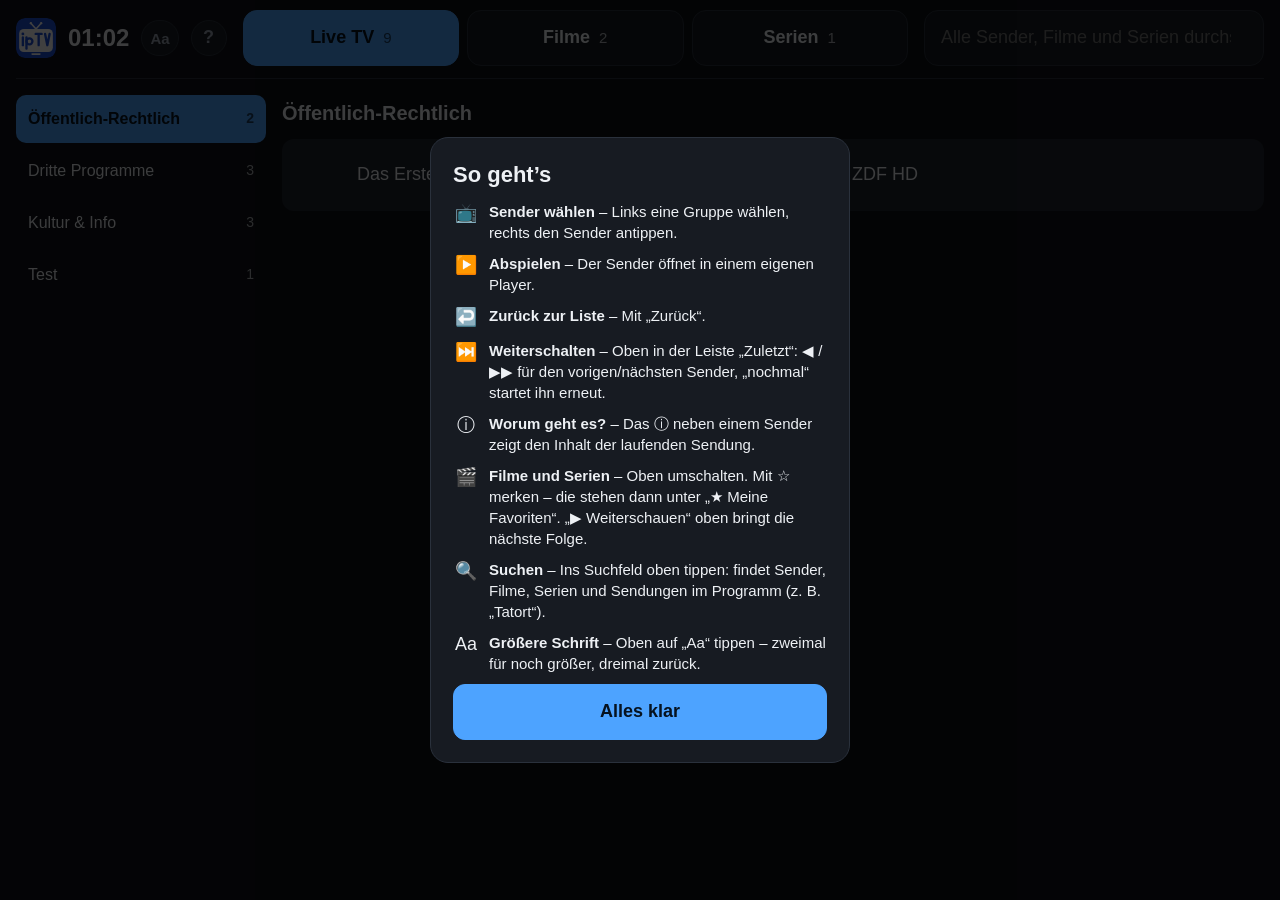
<file: index.html>
<!doctype html>
<html lang="de">
<head>
  <meta charset="utf-8">
  <meta name="viewport" content="width=device-width, initial-scale=1, viewport-fit=cover">
  <meta name="apple-mobile-web-app-capable" content="yes">
  <meta name="mobile-web-app-capable" content="yes">
  <meta name="apple-mobile-web-app-status-bar-style" content="black-translucent">
  <meta name="apple-mobile-web-app-title" content="ipTV">
  <meta name="theme-color" content="#0e1116">
  <meta name="format-detection" content="telephone=no">
  <link rel="icon" type="image/svg+xml" href="icons/logo.svg">
  <link rel="apple-touch-icon" href="icons/apple-touch-icon.png">
  <title>ipTV</title>
  <link rel="stylesheet" href="css/style.css">
  <link rel="stylesheet" href="css/mode.css">
  <script src="js/mode.js"></script>
</head>
<body>
  <header class="top">
    <div class="bar">
      <img class="brand" src="icons/logo.svg" alt="ipTV" width="40" height="40">
      <h1><button id="secret" type="button">--:--</button></h1>
      <a id="getapp" class="getapp" target="_blank" rel="noopener" hidden></a>
      <button id="fassungbtn" class="helpbtn fontbtn" type="button" title="Kompakt: nur Fernsehsender · Komplett: auch Filme und Serien" hidden></button>
      <button id="fontbtn" class="helpbtn fontbtn" type="button" title="Schrift größer/kleiner" aria-label="Schriftgröße" hidden>Aa</button>
      <button id="help" class="helpbtn" type="button" title="Kurze Erklärung" aria-label="Kurze Erklärung" hidden>?</button>
    </div>
    <nav class="tabs" role="tablist">
      <button class="tab" role="tab" data-type="live" aria-selected="true">Live TV <span class="count"></span></button>
      <button class="tab" role="tab" data-type="movie" aria-selected="false">Filme <span class="count"></span></button>
      <button class="tab" role="tab" data-type="series" aria-selected="false">Serien <span class="count"></span></button>
      <button class="tab" role="tab" data-type="epg" aria-selected="false">Programm <span class="count"></span></button>
    </nav>
    <div class="searchwrap">
      <input id="search" type="search" placeholder="Alle Sender, Filme und Serien durchsuchen" autocomplete="off" autocorrect="off" autocapitalize="off" spellcheck="false" enterkeyhint="search">
    </div>
  </header>

  <main id="content">
    <p class="status">Playlist wird geladen …</p>
  </main>

  <script src="config.js"></script>
  <script src="js/m3u.js"></script>
  <script src="js/tree.js"></script>
  <script src="js/tv.js"></script>
  <script src="js/app.js"></script>
</body>
</html>
</file>
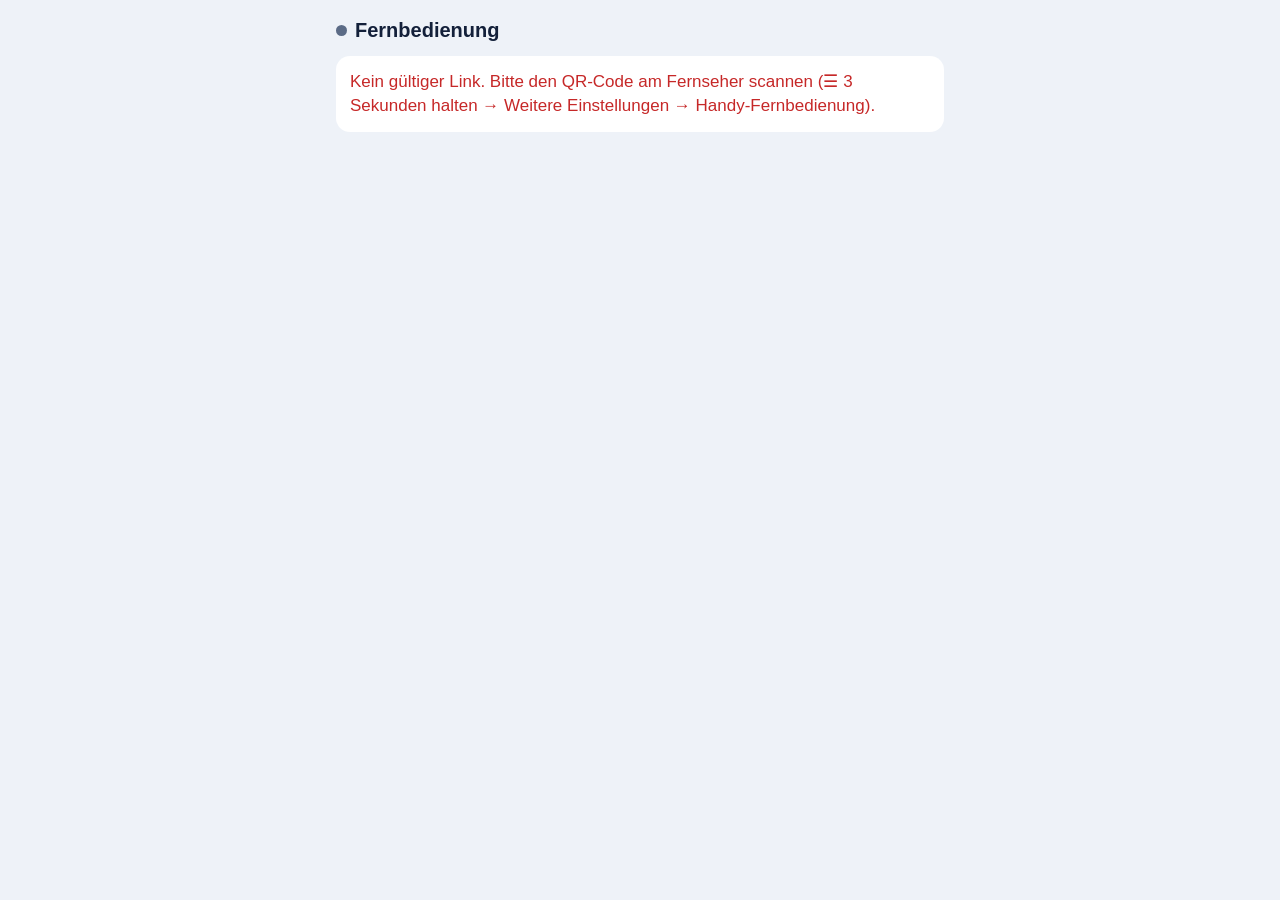
<file: fernbedienung.html>
<!doctype html>
<html lang="de">
<head>
<meta charset="utf-8">
<meta name="viewport" content="width=device-width, initial-scale=1, viewport-fit=cover">
<meta name="robots" content="noindex">
<meta name="theme-color" content="#0b1220">
<meta name="apple-mobile-web-app-capable" content="yes">
<title>Fernbedienung</title>
<link rel="manifest" href="fernbedienung.webmanifest">
<link rel="apple-touch-icon" href="icons/apple-touch-icon.png">
<style>
  :root {
    --bg: #0b1220; --panel: #151f33; --panel2: #1d2a44; --text: #f1f5ff; --muted: #a9b6cf;
    --accent: #3b6cf6; --ok: #34c77b; --warn: #f0b429; --bad: #ef5350;
  }
  @media (prefers-color-scheme: light) {
    :root:not([data-theme="dark"]) {
      --bg: #eef2f8; --panel: #ffffff; --panel2: #e3e9f4; --text: #13203a; --muted: #5b6b86;
      --accent: #1d4ed8; --ok: #15803d; --warn: #b45309; --bad: #c62828;
    }
  }
  * { box-sizing: border-box; }
  html, body { margin: 0; background: var(--bg); color: var(--text);
    font: 17px/1.4 -apple-system, BlinkMacSystemFont, "Segoe UI", Roboto, sans-serif; }
  body { padding: 12px 16px calc(24px + env(safe-area-inset-bottom)); max-width: 640px; margin: 0 auto; }
  .dot { width: 11px; height: 11px; border-radius: 50%; background: var(--muted); flex: none; }
  .dot.on { background: var(--ok); }
  .card { background: var(--panel); border-radius: 14px; padding: 14px; margin-bottom: 12px; }
  .muted { color: var(--muted); font-size: 15px; }
  .now { font-size: 21px; font-weight: 600; margin: 2px 0 6px; overflow-wrap: anywhere; }
  .prog { font-size: 16px; margin-top: 8px; }
  .desc { font-size: 14px; line-height: 1.35; margin-top: 6px; opacity: .85; }
  .bar { height: 6px; background: var(--panel2); border-radius: 3px; margin: 6px 0 2px; overflow: hidden; }
  .bar i { display: block; height: 100%; background: var(--accent); }
  .pad { display: grid; grid-template-columns: repeat(3, 1fr); gap: 10px; margin-bottom: 12px; }
  button { font: inherit; color: var(--text); background: var(--panel2); border: 0; border-radius: 12px;
    padding: 14px 8px; min-height: 56px; cursor: pointer; -webkit-tap-highlight-color: transparent; }
  button:active { transform: scale(.97); background: var(--accent); }
  button.big { font-size: 24px; }
  button.wide { grid-column: span 3; }
  #devsel { width: 100%; font: inherit; font-size: 18px; font-weight: 600; padding: 12px 14px; border-radius: 12px;
    border: 0; background: var(--panel2); color: var(--text); margin-bottom: 12px; }
  .tabs { display: flex; gap: 8px; overflow-x: auto; margin-bottom: 12px; padding-bottom: 2px; }
  .tabs button { min-height: 44px; padding: 8px 14px; white-space: nowrap; flex: none; }
  .tabs button.sel { background: var(--accent); color: #fff; }
  .list button { display: flex; align-items: center; gap: 12px; width: 100%; text-align: left; margin-bottom: 8px;
    padding: 10px 12px; min-height: 60px; background: var(--panel); }
  .list button.cur { outline: 2px solid var(--accent); }
  .list img { width: 48px; height: 32px; object-fit: contain; flex: none; }
  .list .t { display: block; font-weight: 600; overflow-wrap: anywhere; }
  .list .s { display: block; color: var(--muted); font-size: 14px; }
  .toast { position: fixed; left: 16px; right: 16px; bottom: calc(16px + env(safe-area-inset-bottom)); max-width: 608px;
    margin: 0 auto; background: var(--accent); color: #fff; padding: 12px 14px; border-radius: 12px;
    opacity: 0; transition: opacity .25s; pointer-events: none; }
  .toast.show { opacity: 1; }
  .err { color: var(--bad); }
  #warn { background: var(--panel); border-radius: 14px; padding: 8px 14px; margin-bottom: 12px; font-size: 15px;
    box-shadow: inset 4px 0 0 var(--warn); }
  .memo { font-size: 15px; color: var(--muted); margin: -6px 0 10px; }
  .fold .seg { display: flex; gap: 8px; margin-bottom: 8px; }
  .fold .seg button { flex: 1; min-height: 46px; }
  .fold .seg button.sel { background: var(--accent); color: #fff; }
  .fold select { width: 100%; font: inherit; padding: 12px; border-radius: 12px; border: 0; background: var(--panel2);
    color: var(--text); margin-bottom: 8px; }
  .list .row { display: flex; gap: 8px; margin-bottom: 8px; }
  .list .row > button { margin-bottom: 0; }
  .list .row > button.main { flex: 1; width: auto; min-width: 0; }
  .list .row > button.bell { flex: none; width: 56px; justify-content: center; padding: 0; font-size: 20px; }
  .list .row > button.bell { opacity: .45; }
  .list .row > button.bell.set, .list .row > button.bell.open { opacity: 1; }
  .list .row > button.bell.open { background: var(--accent); }
  .list .prog { margin: 0 0 10px 16px; }
  .list .prog button { min-height: 46px; font-size: 15px; padding: 8px 12px; margin-bottom: 6px; }
  .list .prog button.on { outline: 2px solid var(--warn); }
  .list .prog .tm { flex: none; width: 74px; color: var(--muted); }
  #rems .x { margin-left: auto; color: var(--muted); flex: none; }
  #live { grid-column: span 3; }
  #liveimg { width: 100%; aspect-ratio: 16 / 9; object-fit: contain; background: #000; border-radius: 8px; display: block; }
  #live p { margin: 6px 0 0; }
  .remote { padding: 12px; }
  .rrow { display: grid; grid-template-columns: repeat(auto-fit, minmax(0, 1fr)); gap: 10px; margin-bottom: 10px; }
  .rrow button { min-height: 56px; font-size: 20px; }
  .rrow button.pw.on { background: var(--warn); color: #1b1300; }
  .rrow button.sel { background: var(--accent); color: #fff; }
  .remote .rrow:last-of-type button { font-size: 15px; }
  .dpad { display: grid; grid-template-columns: repeat(3, 1fr); gap: 10px; margin: 4px 0 12px; align-items: center; }
  .dpad button { min-height: 64px; font-size: 26px; }
  .dpad button.ok { background: var(--accent); color: #fff; font-weight: 700; border-radius: 50%; aspect-ratio: 1;
    min-height: 0; width: 84px; justify-self: center; font-size: 22px; }
  #live { margin-bottom: 10px; }
  .remote > p { margin: 0; font-size: 14px; }
  .state-upd { margin-top: 10px; width: 100%; }
  .fold { padding: 0; }
  .fold > button.head { width: 100%; background: none; text-align: left; display: flex; gap: 8px; min-height: 52px; }
  .fold .body { padding: 0 14px 14px; }
  .fold .sw { display: flex; width: 100%; justify-content: space-between; margin-bottom: 8px; min-height: 50px;
    padding: 10px 14px; text-align: left; }
  .fold .sw b { color: var(--muted); font-weight: 600; }
  .fold .sw.on b { color: var(--ok); }
  .fold .chk { margin: 4px 0; font-size: 15px; }
  .fold .chk.no { color: var(--bad); }
  .fold .chk.yes { color: var(--ok); }
  .ver { margin-top: 8px; font-size: 15px; color: var(--muted); }
  .ver b { color: var(--text); }
  .ver.old { color: var(--warn); }
  button.hot { background: var(--warn); color: #1b1300; }
  h2 { font-size: 17px; margin: 18px 0 8px; }
  .list button.dir { background: var(--panel2); min-height: 52px; }
  .list button.dir.open { background: var(--accent); color: #fff; position: sticky; top: 0; z-index: 1; }
  .list button.dir.open .c { color: #e6ecff; }
  .list .arrow { width: 16px; flex: none; }
  .list .c { margin-left: auto; color: var(--muted); font-size: 14px; flex: none; }
  .fold .sched { background: var(--panel2); border-radius: 12px; padding: 10px 12px; margin: 4px 0 10px; }
  .fold .sched label { display: flex; align-items: center; justify-content: space-between; gap: 10px; margin: 6px 0; }
  .fold .sched input, .fold .sched select { font: inherit; padding: 8px 10px; border-radius: 10px; border: 0;
    background: var(--panel); color: var(--text); width: auto; margin: 0; }
  .fold .sched .sw { margin: 8px 0 6px; background: var(--accent); color: #fff; }
  .fold .ml { background: var(--panel2); border-radius: 12px; padding: 8px 10px; margin-bottom: 8px; }
  .fold .ml .mh { display: flex; align-items: center; gap: 6px; }
  .fold .ml .mh .nm { flex: 1; font-weight: 600; text-align: left; background: none; padding: 8px 4px; min-height: 44px; }
  .fold .ml button.s { min-height: 40px; padding: 6px 10px; font-size: 15px; background: var(--panel); flex: none; }
  .fold .ml .it { display: flex; align-items: center; gap: 6px; margin: 4px 0 4px 8px; font-size: 15px; }
  .fold .ml .it span { flex: 1; overflow-wrap: anywhere; }
  .fold .ml input { width: 100%; font: inherit; padding: 10px 12px; border-radius: 10px; border: 0; background: var(--panel);
    color: var(--text); margin: 6px 0; }
  .fold .ml .hit { display: block; width: 100%; text-align: left; min-height: 44px; padding: 8px 10px; margin-bottom: 4px;
    background: var(--panel); font-size: 15px; }
  .fold .eb { display: flex; flex-wrap: wrap; gap: 8px; margin: 6px 0 10px; }
  .fold .eb button { flex: 1 1 45%; min-height: 48px; font-size: 15px; }
  .fold .eb button.hot { flex-basis: 100%; }
  .fold .elog { font-size: 14px; margin: 4px 0 8px; }
  .fold .elog.bad { color: var(--bad); }
  .fold .lk { background: var(--panel2); border-radius: 12px; padding: 10px 12px; margin-bottom: 10px; }
  .fold .lk .row2 { display: flex; gap: 8px; margin-top: 8px; }
  .fold .lk .row2 button { flex: 1; min-height: 46px; background: var(--panel); }
  .fold .lk select { margin: 8px 0; }
  .fold .lk .qr { background: #fff; border-radius: 10px; padding: 10px; margin-top: 8px; text-align: center; }
  .fold .lk .qr svg { width: 220px; height: 220px; }
  .btabs { display: grid; grid-template-columns: repeat(auto-fit, minmax(0, 1fr)); gap: 8px; margin-bottom: 10px; }
  .btabs button { min-height: 48px; font-size: 16px; }
  .btabs button.sel { background: var(--accent); color: #fff; }
  #bgrp { width: 100%; font: inherit; font-size: 17px; padding: 12px 14px; border-radius: 12px; border: 0;
    background: var(--panel2); color: var(--text); margin-bottom: 10px; }
  .list .vrow { display: none; flex-wrap: wrap; gap: 6px; margin: -4px 0 10px 16px; }
  .list .openv .vrow, .list .vrow.langs { display: flex; }
  .list .vrow button { width: auto; min-height: 40px; padding: 6px 12px; margin: 0; font-size: 15px; }
  .list .vrow button.sel { background: var(--accent); color: #fff; }
  .list .eps { margin-left: 16px; }
  .list button.more { justify-content: center; color: var(--accent); }
  input[type=search] { width: 100%; font: inherit; padding: 12px 14px; border-radius: 12px; border: 0;
    background: var(--panel); color: var(--text); margin-bottom: 10px; }
  .fold > button.head { font-weight: 600; font-size: 17px; align-items: center; padding: 10px 14px; }
  /* Kopfzeile: Fernseher wählen (Übersicht: „Alle Fernseher“) */
  .hdr { display: flex; align-items: center; gap: 8px; margin: 4px 0 12px; font-size: 20px; font-weight: 600; }
  .hdr #devsel { flex: 1; margin: 0; }
  .hdr #devname { overflow-wrap: anywhere; }
  h3 { font-size: 15px; color: var(--muted); font-weight: 600; margin: 18px 4px 6px; }
  h3:first-child { margin-top: 0; }
  /* Reiter: nur einer sichtbar. Vor der ersten Meldung (Modus unbekannt) nur „Steuern“ (Verbinde …) */
  .tab, #fam, .tabbar { display: none; }
  #t-ctl { display: block; }
  body.adminv #t-ctl:not(.on), body.fam:not(.fammore) #t-ctl { display: none; }
  body.adminv .tab.on { display: block; }
  body.adminv .tabbar { display: flex; }
  body.adminv { padding-bottom: calc(84px + env(safe-area-inset-bottom)); }
  body.adminv .toast { bottom: calc(80px + env(safe-area-inset-bottom)); }
  .tabbar { position: fixed; left: 0; right: 0; bottom: 0; z-index: 5; background: var(--panel);
    box-shadow: 0 -2px 12px rgba(0, 0, 0, .18); padding: 4px 6px env(safe-area-inset-bottom); justify-content: center; }
  .tabbar button { flex: 1; max-width: 150px; background: none; min-height: 60px; padding: 6px 2px; font-size: 13px;
    color: var(--muted); display: flex; flex-direction: column; align-items: center; gap: 2px; position: relative; }
  .tabbar button span { font-size: 22px; line-height: 1; }
  .tabbar button.sel { color: var(--accent); font-weight: 600; }
  .tabbar button:active { background: var(--panel2); }
  .tabbar i { position: absolute; top: 4px; left: calc(50% + 10px); min-width: 18px; height: 18px; border-radius: 9px;
    background: var(--warn); color: #1b1300; font: 600 12px/18px sans-serif; padding: 0 4px; }
  /* Übersicht: eine Karte je Fernseher */
  .tv { background: var(--panel); border-radius: 14px; padding: 12px 14px; margin-bottom: 10px; cursor: pointer; }
  .tv.cur { outline: 2px solid var(--accent); }
  .tv .r1 { display: flex; align-items: center; gap: 8px; }
  .tv .nm { font-weight: 600; font-size: 18px; flex: 1; overflow-wrap: anywhere; }
  .pill { font-size: 13px; padding: 3px 10px; border-radius: 99px; background: var(--panel2); color: var(--muted); white-space: nowrap; }
  .pill.ok { background: rgba(52, 199, 123, .18); color: var(--ok); }
  .pill.bad { background: rgba(239, 83, 80, .16); color: var(--bad); }
  .pill.wn { background: rgba(240, 180, 41, .18); color: var(--warn); }
  .tv .ti { font-size: 17px; margin-top: 4px; overflow-wrap: anywhere; }
  .tv .r2 { display: flex; align-items: center; gap: 8px; margin-top: 6px; }
  .tv .r2 .muted { flex: 1; min-width: 0; }
  .tv .r2 button { min-height: 44px; padding: 6px 12px; font-size: 15px; flex: none; }
  .tv .r2 button.ic { width: 48px; font-size: 19px; padding: 0; }
  /* Hinweise mit Knopf */
  #warn .w { display: flex; align-items: center; gap: 10px; margin: 6px 0; }
  #warn .w span { flex: 1; }
  #warn .wmore { background: none; color: var(--accent); min-height: 40px; padding: 4px 0; font-size: 15px; }
  #warn .w button { flex: none; min-height: 40px; padding: 6px 12px; font-size: 14px; background: var(--warn); color: #1b1300; }
  /* Steuern */
  .rrow.main4 button { display: flex; flex-direction: column; align-items: center; gap: 2px; font-size: 22px; min-height: 64px; }
  .rrow.main4 small { font-size: 12px; color: var(--muted); }
  .rrow.main4.small button { min-height: 54px; font-size: 18px; }
  #admrow button { font-size: 17px; }
  .chips { display: flex; flex-wrap: wrap; gap: 8px; margin: 6px 0 12px; }
  .chips button { min-height: 44px; padding: 8px 14px; font-size: 15px; border-radius: 22px; background: var(--panel); }
  /* Familien-Link */
  body.fam #fam { display: block; }
  body.fam.fammore #t-ctl, body.fam.fammore #t-snd { display: block; }
  body.fam #state { display: none; }
  .famud { display: flex; gap: 10px; margin-bottom: 12px; }
  .famud button { flex: 1; min-height: 64px; font-size: 19px; }
  .famgrid { display: grid; grid-template-columns: repeat(2, minmax(0, 1fr)); gap: 8px; margin-bottom: 12px; }
  .famgrid button { min-height: 58px; font-size: 16px; overflow-wrap: anywhere; }
  .famgrid button.cur { background: var(--accent); color: #fff; }
  .fammore { width: 100%; margin-bottom: 14px; background: var(--panel); color: var(--accent); }
  /* Rückfrage (Zugang belegt) */
  .dlgwrap { position: fixed; inset: 0; z-index: 9; background: rgba(0, 0, 0, .5); display: flex; align-items: flex-end;
    justify-content: center; padding: 16px 16px calc(16px + env(safe-area-inset-bottom)); }
  .dlgwrap[hidden] { display: none; }
  .dlg { background: var(--panel); border-radius: 16px; padding: 16px; width: 100%; max-width: 520px; }
  .dlg b.t { display: block; font-size: 18px; margin-bottom: 6px; }
  .dlg p { margin: 0 0 12px; }
  .dlg button { display: block; width: 100%; margin-top: 8px; min-height: 52px; }
  .dlg button.go { background: var(--accent); color: #fff; font-weight: 600; }
  .dlg button.no { background: none; color: var(--muted); }
  /* Listen werden beim Aktualisieren neu gezeichnet: die Scroll-Verankerung des Browsers würde dabei springen */
  #tree, #list, #rems { overflow-anchor: none; }
</style>
</head>
<body>
<header class="hdr"><span class="dot" id="dot"></span><span id="devname">Fernbedienung</span>
  <select id="devsel" hidden aria-label="Fernseher wählen"></select></header>
<!-- 1 · Übersicht (Admin): Hinweise mit Knopf, eine Karte je Fernseher mit Aktionen -->
<div class="tab" id="t-ov">
  <div id="warn" hidden></div>
  <div id="ov"></div>
  <p class="muted" id="free"></p>
</div>
<!-- 2 · Steuern: der gewählte Fernseher -->
<div class="tab" id="t-ctl">
  <div class="card" id="state"><span class="muted">Verbinde …</span></div>
  <div class="card remote" id="remote" hidden>
    <div class="rrow" id="admrow" hidden>
      <button id="power" class="pw">⏻</button>
      <button id="livebtn" aria-label="Livebild">📷 Livebild</button>
    </div>
    <div id="live" hidden>
      <img id="liveimg" alt="Bild vom Fernseher">
      <p class="muted" id="liveinfo">Warte auf das erste Bild …</p>
    </div>
    <div class="dpad">
      <span></span><button data-k="up" class="big" aria-label="Hoch">▲</button><span></span>
      <button data-k="left" class="big" aria-label="Links">◀</button>
      <button data-k="ok" class="ok" aria-label="OK">OK</button>
      <button data-k="right" class="big" aria-label="Rechts">▶</button>
      <span></span><button data-k="down" class="big" aria-label="Runter">▼</button><span></span>
    </div>
    <div class="rrow main4">
      <button data-k="menu" aria-label="Senderliste">☰<small>Liste</small></button>
      <button data-k="back" aria-label="Zurück">↩<small>Zurück</small></button>
      <button data-k="playpause" aria-label="Play/Pause">⏯<small>Pause</small></button>
      <button data-a="stop" aria-label="Stopp">⏹<small>Stopp</small></button>
    </div>
    <div class="rrow main4 small">
      <button data-k="rew" aria-label="Zurückspulen">⏪<small>spulen</small></button>
      <button data-k="ff" aria-label="Vorspulen">⏩<small>spulen</small></button>
      <button data-a="message">💬<small>Nachricht</small></button>
      <button data-a="reload">↻<small>Neu laden</small></button>
    </div>
    <p class="muted">▲▼ schaltet beim Fernsehen die Sender um, ☰ öffnet die Senderliste. Jeder Druck braucht etwa eine Sekunde.</p>
  </div>
  <div id="recentbox" hidden><div class="muted">Zurück zu</div><div class="chips" id="recent"></div></div>
</div>
<!-- 3 · Sender: aussuchen und einschalten -->
<div class="tab" id="t-snd">
  <h2 id="lhead" hidden></h2>
  <div class="list" id="list"></div>
  <section id="all" hidden>
    <div class="btabs" id="btabs"></div>
    <input type="search" id="q" placeholder="🔍 Sender, Film oder Serie suchen …">
    <select id="bgrp" aria-label="Gruppe wählen"></select>
    <div class="list" id="tree"></div>
  </section>
</div>
<!-- 4 · Verwaltung (Admin): alles Seltene -->
<div class="tab" id="t-adm">
  <h3 id="admtv">Dieser Fernseher</h3>
  <div class="card fold" id="cfg" hidden></div>
  <div class="card fold" id="remsc"><button class="head" id="remshead"></button><div class="body list" id="rems" hidden></div></div>
  <h3>Familie</h3>
  <div class="card fold" id="adm" hidden></div>
  <div class="card fold" id="myl" hidden></div>
  <h3>Mac-Editor</h3>
  <div class="card fold" id="edi" hidden></div>
  <h3>Dieses Handy</h3>
  <div class="card fold" id="ntf" hidden></div>
</div>
<!-- Familien-Link (ohne Einstellungen): groß und einfach, „Mehr“ zeigt Fernbedienung und alle Sender -->
<div id="fam">
  <div class="card" id="famnow"></div>
  <div class="famud"><button data-k="up">▲ Sender hoch</button><button data-k="down">▼ runter</button></div>
  <h2 id="famh" hidden></h2>
  <div class="famgrid" id="famgrid"></div>
  <button class="fammore" id="fammore">▾ Mehr: Fernbedienung und alle Sender</button>
</div>
<p class="muted" id="foot"></p>
<nav class="tabbar" id="tabbar">
  <button data-t="ov"><span>📺</span>Übersicht<i id="ovbadge" hidden></i></button>
  <button data-t="ctl"><span>🎮</span>Steuern</button>
  <button data-t="snd"><span>📋</span>Sender</button>
  <button data-t="adm"><span>⚙️</span>Verwaltung</button>
</nav>
<div class="dlgwrap" id="dlg" hidden><div class="dlg" id="dlgbox"></div></div>
<div class="toast" id="toast"></div>
<script>
  // tree.js (derselbe Baum wie in der App) braucht nur IPTV.nativeLeaf: hier ohne Adresse, nur Kennung (norm)
  window.IPTV = {
    nativeLeaf: function (e, label, title) {
      var o = { n: label || e.name, k: e.norm, t: e.type };
      if (title && title !== o.n) o.ti = title;
      if (e.tvgId) o.id = e.tvgId;
      if (e.logo) o.l = e.logo;
      if (e.sids) o.s = e.sids;
      return o;
    }
  };
</script>
<script src="js/tree.js"></script>
<script>
(function () {
  'use strict';
  // Link aus dem QR-Code: #k=<geheimer Schlüssel>&db=<Firebase-Datenbank>; wird im Handy gemerkt
  var KEY = 'iptv-fernbedienung';
  var p = new URLSearchParams(location.hash.slice(1));
  var cfg = { k: p.get('k'), db: p.get('db') };
  try {
    if (cfg.k && cfg.db) localStorage.setItem(KEY, JSON.stringify(cfg));
    else cfg = JSON.parse(localStorage.getItem(KEY) || '{}');
  } catch (e) { /* privater Modus */ }
  var $ = function (id) { return document.getElementById(id); };

  // ---------- Reiter (nur Haupt-Link): Übersicht · Steuern · Sender · Verwaltung (gemerkt je Handy) ----------
  // Familien-Link (Status ohne „cfg“): keine Reiter, eine einfache Ansicht; „Mehr“ zeigt Fernbedienung + alle Sender.
  var mode = null, tab = 'ov';
  try { tab = localStorage.getItem(KEY + '-reiter') || 'ov'; } catch (e) { /* privat */ }
  function setTab(t) {
    tab = t;
    try { localStorage.setItem(KEY + '-reiter', t); } catch (e) { /* privat */ }
    ['ov', 'ctl', 'snd', 'adm'].forEach(function (x) { $('t-' + x).classList.toggle('on', x === t); });
    Array.prototype.forEach.call(document.querySelectorAll('#tabbar button'), function (b) {
      b.classList.toggle('sel', b.getAttribute('data-t') === t);
    });
    hdr();
    updLive();
    window.scrollTo(0, 0);
  }
  Array.prototype.forEach.call(document.querySelectorAll('#tabbar button'), function (b) {
    b.onclick = function () { setTab(b.getAttribute('data-t')); };
  });
  $('fammore').onclick = function () {
    var on = !document.body.classList.contains('fammore');
    document.body.classList.toggle('fammore', on);
    $('fammore').textContent = on ? '▴ Weniger' : '▾ Mehr: Fernbedienung und alle Sender';
  };
  if (!/^[A-Za-z0-9_-]{24,64}$/.test(cfg.k || '') ||
      !/^[a-z0-9-]+(\.[a-z0-9-]+)?\.(firebasedatabase\.app|firebaseio\.com)$/.test(cfg.db || '')) {
    $('state').innerHTML = '<span class="err">Kein gültiger Link. Bitte den QR-Code am Fernseher scannen ' +
      '(☰ 3 Sekunden halten → Weitere Einstellungen → Handy-Fernbedienung).</span>';
    return;
  }
  var BASE = 'https://' + cfg.db + '/' + cfg.k + '/';
  var devices = {}, channels = null, sel = null, chSrc = null;
  try { sel = localStorage.getItem(KEY + '-gerät'); } catch (e) { /* egal */ }

  function toast(t) {
    var el = $('toast');
    el.textContent = t;
    el.classList.add('show');
    clearTimeout(toast.h);
    toast.h = setTimeout(function () { el.classList.remove('show'); }, 3500);
  }
  function esc(s) {
    return String(s == null ? '' : s).replace(/[&<>"]/g, function (c) {
      return { '&': '&amp;', '<': '&lt;', '>': '&gt;', '"': '&quot;' }[c];
    });
  }
  function hhmm(sec) {
    var d = new Date(sec * 1000);
    return ('0' + d.getHours()).slice(-2) + ':' + ('0' + d.getMinutes()).slice(-2);
  }
  var STATE = { playing: '▶ läuft', paused: '⏸ angehalten', stopped: '⏹ gestoppt', error: '⚠ Fehler',
    sleep: '💤 Schlaf-Timer', overview: '☰ in der Übersicht', tvoff: '📺 Fernseher aus', start: 'startet',
    closed: '⏻ App geschlossen' };

  // Admin: eigene Gerätenamen/Notizen und Abo-Ablauf (legt der Editor ab), alle 5 Minuten neu
  var notes = {}, accounts = {};
  function loadMeta() {
    ['notes', 'accounts'].forEach(function (key) {
      fetch(BASE + key + '.json').then(function (r) { return r.ok ? r.json() : null; }).then(function (v) {
        if (key === 'notes') notes = v || {}; else accounts = v || {};
        render();
      }).catch(function () { /* egal */ });
    });
  }
  loadMeta();
  setInterval(loadMeta, 5 * 60 * 1000);
  function label(id) {
    var n = notes[id], d = devices[id] || {};
    return n && n.label ? n.label : d.name || 'Gerät';
  }

  // Hinweise über alle Sticks (Übersicht oben), wo möglich gleich mit dem passenden Knopf
  var warnAll = false;
  function renderWarn(ids) {
    var w = [], now = Date.now() / 1000;
    function add(text, btn, fn) { w.push({ text: text, btn: btn, fn: fn }); }
    var old = ids.filter(function (id) { return devices[id].cfg && latest && devices[id].ver < latest; });
    ids.forEach(function (id) {
      var d = devices[id], age = now - (d.t || 0), n = esc(label(id));
      // Im Standby meldet ein Stick stundenlang nichts (steht an der Karte) – Hinweis erst nach einem Tag
      if (age > 24 * 3600) add('📴 ' + n + ': seit ' + (age < 172800 ? Math.round(age / 3600) + ' Std.' : Math.round(age / 86400) + ' Tagen') + ' keine Meldung',
        'Was tun?', function () {
          alert(label(id) + ' meldet sich nicht.\n\nIm Standby ist das ein paar Stunden lang normal. Sonst vor Ort: ' +
            'Ist der Fernseher an und der Stick eingesteckt (Strom)? Läuft das WLAN? Stick einmal vom Strom nehmen und wieder einstecken – ' +
            'danach meldet er sich nach etwa einer Minute.');
        });
      var r = d.diag && d.diag.rssi;
      if (age <= 30 * 60 && r !== undefined && r < -72) add('📶 ' + n + ': WLAN schwach (' + r + ' dBm)');
      if (d.cfg && latest && d.ver && d.ver < latest && old.length === 1) add('⬆️ ' + n + ': App ' + d.ver + ', neu ist ' + latest, 'Jetzt', function () {
        if (confirm('Auf „' + label(id) + '“ jetzt die neue App-Version ' + latest + ' installieren?' +
          (d.state === 'playing' ? '\nDort läuft gerade etwas – die Sendung ist ca. 1 Minute weg.' : ''))) { sendTo(id, 'update', {}); toast('Update an ' + label(id) + ' geschickt'); }
      });
      if (d.cfg && (!d.cfg.install || !d.cfg.overlay)) add('⚠️ ' + n + ': ' + (!d.cfg.install ? 'Updates' : 'Autostart') + ' nicht erlaubt',
        d.cfg.waechter && d.ver >= 72 ? 'Setzen' : 'Wie?', function () {
          if (!(d.cfg.waechter && d.ver >= 72)) return alert('Das geht nur vor Ort am Mac (Editor → Geräte → „Neuen Stick einrichten“, Schritt Erlaubnisse) oder mit eingeschaltetem Wächter.');
          if (confirm('Der Wächter öffnet am Fernseher kurz die Einstellungsseite und legt den Schalter für „Fernsehen“ um. Versuchen?')) sendTo(id, 'grant', {});
        });
    });
    var busy = busyByList(ids);
    Object.keys(busy).forEach(function (slug) {
      if (busy[slug].length > 1) add('📡 ' + busy[slug].map(function (id) { return esc(label(id)); }).join(' und ') +
        ' nutzen gleichzeitig ' + esc(listName(slug)) + ' – einer bekommt kein Bild', esc(label(busy[slug][0])) + ' stoppen', function () {
          sendTo(busy[slug][0], 'stop', {}); toast(label(busy[slug][0]) + ' gestoppt');
        });
    });
    // Programm einer Liste lange nicht veröffentlicht (Editor lief nicht): Sticks zeigen kein „jetzt/danach“ mehr
    var stale = Object.keys(lists || {}).filter(function (k) {
      var g = lists[k].epg;
      return g && now - g > 24 * 3600 && ids.some(function (id) { return devices[id].list === k; });
    });
    if (stale.length) add('🗓 Programm ' + stale.map(listName).join(', ') + ' ist älter als einen Tag', ediOnline() ? 'Veröffentlichen' : null,
      function () { if (confirm('Alle Listen veröffentlichen (Senderlisten + Programm neu)?')) ediSend('publish', { ids: [] }, 'Veröffentlichen'); });
    Object.keys(accounts).forEach(function (k) {
      var a = accounts[k], days = Math.round((a.expires - now) / 86400);
      var date = new Date(a.expires * 1000).toLocaleDateString('de-DE');
      if (days < 0) add('❌ Zugang ' + esc(a.name) + ' ist seit ' + date + ' abgelaufen');
      else if (days <= 30) add('⏳ Zugang ' + esc(a.name) + ' läuft am ' + date + ' ab (in ' + days + ' Tagen)');
    });
    if (old.length > 1) add('⬆️ ' + old.length + ' Sticks auf Version ' + latest + ' bringen', 'Alle', function () { updateAll(old); });
    var box = $('warn');
    box.hidden = !w.length;
    box.innerHTML = '';
    w.forEach(function (x, i) {
      if (i === 3 && w.length > 4 && !warnAll) {   // nur die ersten drei, der Rest auf Wunsch
        var more = document.createElement('button');
        more.className = 'wmore';
        more.textContent = '▾ ' + (w.length - 3) + ' weitere Hinweise';
        more.onclick = function () { warnAll = true; renderWarn(ids); };
        box.appendChild(more);
      }
      if (i >= 3 && w.length > 4 && !warnAll) return;
      var row = document.createElement('div');
      row.className = 'w';
      row.innerHTML = '<span>' + x.text + '</span>';
      if (x.btn) {
        var b = document.createElement('button');
        b.innerHTML = x.btn;
        b.onclick = x.fn;
        row.appendChild(b);
      }
      box.appendChild(row);
    });
    $('ovbadge').hidden = !w.length;
    $('ovbadge').textContent = w.length;
  }
  function listName(slug) { return String((lists && lists[slug] && lists[slug].name) || slug || '').toUpperCase(); }
  function updateAll(old) {
    var now = Date.now() / 1000;
    var busy = old.filter(function (id) { var d = devices[id]; return d.state === 'playing' && d.screen !== false && now - (d.t || 0) < 900; });
    var idle = old.filter(function (id) { return busy.indexOf(id) < 0; });
    var send2 = idle.slice();
    if (busy.length) {
      // Wahl: alle (laufende Sendung wird ~1 Minute unterbrochen) oder nur die, auf denen gerade nicht geschaut wird
      if (confirm('Auf ' + busy.map(label).join(', ') + ' wird gerade geschaut.\n\n' +
          'OK = ALLE jetzt aktualisieren (dort ist die Sendung ca. 1 Minute weg)\n' +
          'Abbrechen = nur Sticks, auf denen gerade nicht geschaut wird' +
          (idle.length ? ' (' + idle.map(label).join(', ') + ')' : ' – das sind keine') +
          '\n\nOhne Knopfdruck aktualisieren sich alle nachts von selbst.')) send2 = send2.concat(busy);
    } else if (!confirm('Update an ' + send2.map(label).join(', ') + ' schicken?\nSticks ohne Wächter zeigen „Installieren“ – dort einmal OK drücken. ' +
        'Ausgeschaltete holen es beim nächsten Einschalten; ohne Knopfdruck kommt es nachts von selbst.')) return;
    if (!send2.length) return toast('Kein Stick ohne laufende Sendung – die anderen aktualisieren sich nachts');
    send2.forEach(function (id) { sendTo(id, 'update', {}); });
    toast('Update an ' + send2.length + ' Stick' + (send2.length > 1 ? 's' : '') + ' geschickt');
  }

  // Firebase-Live-Verbindung (Server-Sent Events): put/patch mit Pfad relativ zum Abo
  function live(url, onData) {
    var es = new EventSource(url);
    function handle(ev, merge) {
      var m;
      try { m = JSON.parse(ev.data); } catch (e) { return; }
      onData(m.path, m.data, merge);
    }
    es.addEventListener('put', function (ev) { handle(ev, false); });
    es.addEventListener('patch', function (ev) { handle(ev, true); });
    es.onerror = function () { $('foot').textContent = 'Verbindung unterbrochen – verbinde neu …'; };
    es.onopen = function () { $('foot').textContent = ''; };
    return es;
  }
  function apply(obj, path, data, merge) {
    var parts = path.split('/').filter(Boolean);
    if (!parts.length) {
      if (merge) { for (var k in data) obj[k] = data[k]; return obj; }
      return data || {};
    }
    var o = obj;
    for (var i = 0; i < parts.length - 1; i++) o = o[parts[i]] = o[parts[i]] || {};
    var last = parts[parts.length - 1];
    if (data === null) delete o[last];
    else if (merge && o[last]) for (var j in data) o[last][j] = data[j];
    else o[last] = data;
    return obj;
  }

  // Neueste veröffentlichte App-Version (liegt neben dieser Seite), alle 10 Minuten neu
  var latest = 0;
  function loadLatest() {
    fetch('app-version.txt?t=' + Date.now()).then(function (r) { return r.ok ? r.text() : ''; })
      .then(function (t) { var v = parseInt(t, 10); if (v > 0 && v !== latest) { latest = v; render(); } })
      .catch(function () { /* offline */ });
  }
  loadLatest();
  setInterval(loadLatest, 10 * 60 * 1000);

  live(BASE + 'status.json', function (path, data, merge) {
    devices = apply(devices, path, data, merge);
    render();
  });

  function choose(id) {
    if (id === sel && chSrc) return;
    sel = id;
    try { localStorage.setItem(KEY + '-gerät', id); } catch (e) { /* egal */ }
    if (chSrc) chSrc.close();
    channels = null;
    chSrc = live(BASE + 'sender/' + encodeURIComponent(id) + '.json', function (path, data, merge) {
      channels = apply(channels || {}, path, data, merge);
      renderList();
      renderFam();
      renderRecent(devices[sel] || {});
    });
    send('watch', {}, true);   // Gerät meldet sich gleich mit frischem Stand
    render();
  }

  // Übersicht (Admin): eine Karte je Stick – Zustand, Sender, laufende Sendung, Stopp/Aus/Einschalten direkt an der Karte
  function renderOv(ids) {
    var box = $('ov'), now = Date.now() / 1000;
    box.innerHTML = '';
    // Wer gerade schaut, steht oben; wer sich lange nicht gemeldet hat, unten
    function rank(id) {
      var x = devices[id], age = now - (x.t || 0);
      return age > 24 * 3600 ? 3 : age > 30 * 60 || x.screen === false || x.state === 'closed' ? 2
        : x.state === 'playing' || x.state === 'paused' ? 0 : 1;
    }
    ids.slice().sort(function (a, b) { return rank(a) - rank(b); }).forEach(function (id) {
      var x = devices[id], age = now - (x.t || 0), fresh = age <= 30 * 60;
      var standby = x.screen === false, active = fresh && !standby && (x.state === 'playing' || x.state === 'paused');
      var acc = x.list ? ' · ' + esc(listName(x.list)) : '';
      var pill = age > 24 * 3600 ? ['bad', 'keine Meldung'] : !fresh ? ['', 'aus'] : standby ? ['', 'Standby'] : x.state === 'closed' ? ['', 'App zu']
        : x.state === 'playing' ? ['ok', 'läuft'] : x.state === 'paused' ? ['wn', 'Pause'] : x.state === 'error' ? ['bad', 'Fehler']
        : ['', STATE[x.state] ? STATE[x.state].replace(/^\S+ /, '') : 'an'];
      var c = document.createElement('div');
      c.className = 'tv' + (id === sel ? ' cur' : '');
      var epg = x.epg || [], h = '<div class="r1"><span class="nm">' + esc(label(id)) + '</span><span class="pill ' + pill[0] + '">' +
        esc(pill[1]) + acc + '</span></div>';
      if (active && x.title) h += '<div class="ti">' + esc(x.title) + '</div>';
      if (active && epg[0] && x.state === 'playing' && epg[0][1] > now) {
        var pc = Math.max(0, Math.min(100, (now - epg[0][0]) / (epg[0][1] - epg[0][0]) * 100));
        h += '<div class="bar"><i style="width:' + pc.toFixed(0) + '%"></i></div>';
      }
      var sub = active ? (epg[0] && epg[0][1] > now ? esc(epg[0][2]) + ' · bis ' + hhmm(epg[0][1]) : '')
        : !fresh ? (age > 24 * 3600 ? '' : 'vermutlich Standby · ') + 'seit ' + (age < 5400 ? Math.round(age / 60) + ' Min.' : age < 172800 ? Math.round(age / 3600) + ' Std.' : Math.round(age / 86400) + ' Tagen') + ' nicht gemeldet'
        : x.title ? 'zuletzt ' + esc(x.title) : '';
      if (x.cfg && latest && x.ver && x.ver < latest) sub += (sub ? ' · ' : '') + '⬆️ Update da';
      h += '<div class="r2"><span class="muted">' + sub + '</span></div>';
      c.innerHTML = h;
      var r2 = c.querySelector('.r2');
      function act(txt, cls, title, fn) {
        var b = document.createElement('button');
        b.textContent = txt;
        if (cls) b.className = cls;
        if (title) b.setAttribute('aria-label', title);
        b.onclick = function (ev) { ev.stopPropagation(); fn(); };
        r2.appendChild(b);
      }
      if (active) {
        act('⏹', 'ic', 'Stopp', function () { sendTo(id, 'stop', {}); toast(label(id) + ': gestoppt – Verbindung frei'); });
        if (x.cfg && x.cfg.waechter) act('⏾', 'ic', 'Ausschalten', function () {
          if (confirm(label(id) + ' ausschalten (Standby)?')) { sendTo(id, 'sleep', {}); toast(label(id) + ' wird ausgeschaltet'); }
        });
      } else if (fresh && x.cfg && (standby || x.state === 'closed')) {
        act('⏻ Einschalten', '', '', function () { sendTo(id, 'wake', {}); toast(label(id) + ' wird eingeschaltet'); });
      } else if (fresh && x.norm && x.state !== 'start') {
        act('▶ Weiter', '', '', function () { playOn(id, { norm: x.norm }, x.title || 'letzter Sender'); });
      }
      c.onclick = function () { choose(id); setTab('ctl'); };
      box.appendChild(c);
    });
    // Zugänge, die gerade niemand nutzt
    var busy = busyByList(ids), free = Object.keys(lists || {}).filter(function (k) { return !busy[k]; }).map(listName);
    $('free').textContent = lists ? (free.length ? 'Gerade frei: ' + free.join(', ') : 'Alle Zugänge sind gerade belegt') +
      ' · Fernseher antippen = steuern' : '';
  }

  // Kopfzeile: in der Übersicht „Alle Fernseher“, sonst Auswahl des Fernsehers (bei mehreren)
  function hdr() {
    var ids = Object.keys(devices).filter(function (k) { return devices[k] && devices[k].name; });
    var ovTab = mode === 'admin' && tab === 'ov';
    $('devsel').hidden = ovTab || ids.length < 2;
    $('devname').hidden = !$('devsel').hidden;
    $('devname').textContent = ovTab ? 'Alle Fernseher' : sel && devices[sel] ? label(sel) : 'Fernbedienung';
    $('dot').hidden = ovTab;
  }

  function render() {
    var ids = Object.keys(devices).filter(function (k) { return devices[k] && devices[k].name; });
    ids.sort(function (a, b) { return label(a).localeCompare(label(b)); });
    if (!ids.length) {
      $('state').innerHTML = '<span class="muted">Noch keine Meldung vom Fernseher. Ist der Stick an und die App geöffnet?</span>';
      return;
    }
    if (ids.indexOf(sel) < 0) return choose(ids[0]);
    // Haupt-Link (Status mit „cfg“) = Reiter; Geräte-Link der Familie = einfache Ansicht
    var m = ids.some(function (id) { return devices[id].cfg; }) ? 'admin' : 'fam';
    if (m !== mode) {
      mode = m;
      document.body.classList.toggle('adminv', m === 'admin');
      document.body.classList.toggle('fam', m === 'fam');
      if (m === 'admin') setTab(['ov', 'ctl', 'snd', 'adm'].indexOf(tab) >= 0 ? tab : 'ov');
    }
    renderWarn(ids);
    if (mode === 'admin') renderOv(ids);
    // Fernseher wählen: Auswahlliste (mit Zustand), nicht beim Aufklappen neu zeichnen
    var ds = $('devsel');
    if (document.activeElement !== ds) {
      var now = Date.now() / 1000;
      ds.innerHTML = ids.map(function (id) {
        var x = devices[id], age = now - (x.t || 0);
        var st = age > 30 * 60 ? '📴' : x.screen === false ? '💤' : x.state === 'playing' ? '▶' : '●';
        return '<option value="' + esc(id) + '"' + (id === sel ? ' selected' : '') + '>' + st + '  ' + esc(label(id)) +
          (x.list ? ' · ' + esc(String(x.list).toUpperCase()) : '') + '</option>';
      }).join('');
    }
    ds.onchange = function () { choose(ds.value); };
    hdr();
    var d = devices[sel];
    var age = Date.now() / 1000 - (d.t || 0);
    $('dot').className = 'dot' + (age < 12 * 60 ? ' on' : '');
    var memo = notes[sel] && notes[sel].note;
    var standby = d.screen === false;
    var h = (memo ? '<div class="memo">📝 ' + esc(memo) + '</div>' : '') +
      '<div class="muted">' + (standby ? '💤 Stick im Standby · ' : '') + esc(STATE[d.state] || d.state || '') +
      (age > 12 * 60 ? ' · zuletzt gemeldet vor ' + Math.round(age / 60) + ' min' : '') + '</div>';
    if (d.title) h += '<div class="now">' + esc(d.title) + '</div>';
    var epg = d.epg || [];
    var t = Date.now() / 1000;
    if (epg[0] && d.state === 'playing') {
      var pc = Math.max(0, Math.min(100, (t - epg[0][0]) / (epg[0][1] - epg[0][0]) * 100));
      h += '<div class="prog">' + hhmm(epg[0][0]) + '–' + hhmm(epg[0][1]) + '  ' + esc(epg[0][2]) + '</div>' +
        '<div class="bar"><i style="width:' + pc.toFixed(0) + '%"></i></div>';
      // die nächsten zwei mit Startzeit (ältere Sticks schicken nur eine; Inhaltstext lässt Thomas weg)
      epg.slice(1, 3).forEach(function (p) { h += '<div class="muted">' + hhmm(p[0]) + '  ' + esc(p[2]) + '</div>'; });
    }
    if (d.note && d.noteT && t - d.noteT < 120) h += '<div class="muted">↩ ' + esc(d.note) + '</div>';
    if (d.cfg && d.ver) {   // Admin: App-Stand des Sticks und neueste Version
      var old = latest && d.ver < latest;
      h += '<div class="ver' + (old ? ' old' : '') + '">App auf dem Stick: <b>' + esc(d.ver) + '</b>' +
        (latest ? ' · neueste: <b>' + latest + '</b>' + (old ? ' – Update verfügbar' : ' ✓ aktuell') : '') + '</div>';
      if (old) h += '<button class="state-upd hot" id="stupd">⬆️ Jetzt auf Version ' + latest + ' aktualisieren</button>';
    }
    $('state').innerHTML = h;
    if (mode === 'fam') $('famnow').innerHTML = h;
    if ($('stupd')) $('stupd').onclick = function () {
      if (confirm('Neue App-Version laden und installieren?')) send('update', {});
    };
    $('remote').hidden = false;
    // Admin: Ein/Aus und Livebild
    var off = standby || d.state === 'closed';
    var pw = $('power');
    $('admrow').hidden = !d.cfg;
    pw.textContent = off ? '⏻ Einschalten' : d.cfg && d.cfg.waechter ? '⏾ Ausschalten' : '⏻ App nach vorne';
    pw.title = off ? 'Einschalten / App öffnen' : d.cfg && d.cfg.waechter ? 'Ausschalten (Standby)' : 'App nach vorne holen';
    pw.classList.toggle('on', !!off);
    $('livebtn').classList.toggle('sel', liveWanted);
    $('livebtn').textContent = liveWanted ? '📷 Livebild aus' : '📷 Livebild';
    $('admtv').textContent = 'Dieser Fernseher · ' + label(sel);
    updLive();
    renderCfg(d);
    renderEdi();
    renderNtf();
    renderMyl();
    renderAdm();
    renderRems(d);
    renderList();
    adminFor(d);
    renderRecent(d);
    renderFam();
  }

  // ---------- Admin (nur Haupt-Link): ganze Liste des Sticks – Live TV, Filme, Serien, Suche ----------
  // Der Editor legt unter <kanal>/lists die Einrichtungs-Links ab; die Handy-Codes einzelner Sticks haben keine.
  var lists = null, trees = {}, loaded = {};
  fetch(BASE + 'lists.json').then(function (r) { return r.ok ? r.json() : null; })
    .then(function (l) { lists = l; render(); if (sel && devices[sel]) { renderList(); adminFor(devices[sel]); } })
    .catch(function () { /* keine Admin-Ansicht */ });

  function norm(u) { return u.replace(/^https?:\/\/[^\/]+\/(live|movie|series)\/[^\/]+\/[^\/]+\//, '$1/'); }
  function parseM3u(text) {
    var out = [], cur = null, lines = text.split(/\r?\n/);
    for (var i = 0; i < lines.length; i++) {
      var line = lines[i].trim();
      if (line.indexOf('#EXTINF') === 0) {
        var q = false, c = -1;
        for (var j = 0; j < line.length; j++) {
          if (line[j] === '"') q = !q;
          else if (line[j] === ',' && !q) { c = j; break; }
        }
        var head = c >= 0 ? line.slice(0, c) : line, a = {}, m, re = /([\w-]+)="([^"]*)"/g;
        while ((m = re.exec(head))) a[m[1].toLowerCase()] = m[2].trim();
        cur = { name: (c >= 0 ? line.slice(c + 1).trim() : '') || a['tvg-name'] || 'Unbenannt',
          group: a['group-title'] || 'Sonstige', logo: a['tvg-logo'] || '', tvgId: a['tvg-id'] || '',
          work: a['x-work'] || '', lang: (a['x-lang'] || '').toUpperCase(), cat: a['x-cat'] || '',
          sid: a['x-series'] || '', eps: +a['x-eps'] || 0, lazy: !!a['x-series'],
          type: /^(live|movie|series)$/.test(a['tvg-type']) ? a['tvg-type'] : 'live' };
      } else if (line && line[0] !== '#' && /^https?:\/\//i.test(line)) {
        var e = cur || { name: line, group: 'Sonstige', logo: '', tvgId: '', work: '', lang: '', type: 'live' };
        if (e.type === 'series') e.name = e.name.replace(/\b(S\d{1,3}) (E\d{1,4})\b/, '$1$2');
        e.norm = norm(line);
        out.push(e);
        cur = null;
      }
    }
    var sc = /\bx-series-chunks="(\d+)"/.exec(lines[0] || '');
    out.chunks = sc ? +sc[1] : 0;
    return out;
  }
  function loadList(slug) {
    if (trees[slug]) return trees[slug];
    var info = lists[slug], p = info.link.split('/');
    var base = 'https://gist.githubusercontent.com/' + p[0] + '/' + p[1] + '/raw/' + (info.rev ? info.rev + '/' : '');
    var fresh = info.rev ? '' : '?t=' + Date.now();
    trees[slug] = Promise.all([
      fetch(base + p[2] + '.m3u' + fresh).then(function (r) { if (!r.ok) throw new Error('HTTP ' + r.status); return r.text(); }),
      fetch(base + p[2] + '.epg.json' + fresh).then(function (r) { return r.ok ? r.json() : null; }).catch(function () { return null; })
    ]).then(function (res) {
      var parsed = parseM3u(res[0]);
      return { root: IPTV.buildTree(parsed).root, epg: res[1] && res[1].channels ? res[1].channels : {},
        chunks: parsed.chunks, base: base + p[2], fresh: fresh };
    });
    trees[slug].catch(function () { delete trees[slug]; });
    return trees[slug];
  }

  // ---------- „Alles auf diesem Fernseher“: Reiter Live/Filme/Serien, Gruppe wählen, Suche ----------
  // Admin: Liste aus <kanal>/lists; Geräte-Link (Familie): Adresse der Liste meldet der Stick (Status „m3u“, ab App 80).
  function listSource(d) {
    if (lists && d.list && lists[d.list]) return { key: d.list, admin: true };
    if (d.m3u && /^https:\/\/gist\.githubusercontent\.com\/[^?#]+\.m3u8?$/.test(d.m3u)) return { key: 'url:' + d.m3u, url: d.m3u };
    return null;
  }
  function loadFrom(key, base, fresh) {
    if (trees[key]) return trees[key];
    trees[key] = Promise.all([
      fetch(base + '.m3u' + fresh).then(function (r) { if (!r.ok) throw new Error('HTTP ' + r.status); return r.text(); }),
      fetch(base + '.epg.json' + fresh).then(function (r) { return r.ok ? r.json() : null; }).catch(function () { return null; })
    ]).then(function (res) {
      var parsed = parseM3u(res[0]), byNorm = {};
      parsed.forEach(function (e) { if (e.norm && !byNorm[e.norm]) byNorm[e.norm] = e; });
      loaded[key] = { byNorm: byNorm, entries: parsed };
      setTimeout(render, 0);   // Namen für „Zurück zu“
      return { entries: parsed, byNorm: byNorm, root: IPTV.buildTree(parsed).root, epg: res[1] && res[1].channels ? res[1].channels : {},
        chunks: parsed.chunks, base: base, fresh: fresh };
    });
    trees[key].catch(function () { delete trees[key]; });
    return trees[key];
  }
  function loadList(slug) {
    var info = lists[slug], p = info.link.split('/');
    return loadFrom(slug, 'https://gist.githubusercontent.com/' + p[0] + '/' + p[1] + '/raw/' + (info.rev ? info.rev + '/' : '') + p[2],
      info.rev ? '' : '?t=' + Date.now());
  }
  function loadSrc(src) {
    return src.admin ? loadList(src.key) : loadFrom(src.key, src.url.replace(/\.m3u8?$/, ''), '?t=' + Date.now());
  }
  var bTab = 'live', bGrp = {}, bOpen = null, bLang = {}, bLimit = {}, shownKey = null;
  try { bTab = localStorage.getItem(KEY + '-tab') || 'live'; bGrp = JSON.parse(localStorage.getItem(KEY + '-grp') || '{}') || {}; } catch (e) { /* egal */ }
  function adminFor(d) {
    var src = listSource(d);
    if (!src) { $('all').hidden = true; return; }
    $('all').hidden = false;
    if (shownKey !== src.key) {
      shownKey = src.key;
      bOpen = null;
      $('tree').innerHTML = '<p class="muted">Lade die Liste …</p>';
      loadSrc(src).then(function () { drawBrowse(); }, function (e) {
        $('tree').innerHTML = '<p class="err">Liste nicht ladbar: ' + esc(e.message) + '</p>';
      });
    } else if (d.norm !== adminFor.norm || JSON.stringify([d.rem, d.rec, d.fav]) !== adminFor.rem) {
      drawBrowse();   // anderer Sender läuft / Erinnerungen, Zuletzt, Lieblinge geändert: neu zeichnen
    }
    adminFor.norm = d.norm;
    adminFor.rem = JSON.stringify([d.rem, d.rec, d.fav]);
  }

  function nowTitle(epg, id) {
    var p = id && epg[id], t = Date.now() / 1000;
    if (!p) return '';
    for (var i = 0; i < p.length; i++) if (p[i][0] <= t && p[i][1] > t) return p[i][2];
    return '';
  }
  function fold(s) { return s.toLowerCase().normalize('NFD').replace(/[̀-ͯ]/g, ''); }
  function groupMap(list, keyFn) {
    var m = new Map();
    list.forEach(function (e) { var k = keyFn(e); if (!m.has(k)) m.set(k, []); m.get(k).push(e); });
    return m;
  }
  function saveB() {
    try { localStorage.setItem(KEY + '-tab', bTab); localStorage.setItem(KEY + '-grp', JSON.stringify(bGrp)); } catch (e) { /* egal */ }
  }
  function playBtn(e, label, sub) {
    var b = document.createElement('button');
    if (e.norm === (devices[sel] || {}).norm) b.className = 'cur';
    b.innerHTML = (e.logo ? '<img alt="" loading="lazy" src="' + esc(e.logo.replace(/^http:/, 'https:')) + '" onerror="this.style.display=\'none\'">' : '') +
      '<span><span class="t">' + esc(label || e.name) + '</span>' + (sub ? '<span class="s">' + esc(sub) + '</span>' : '') + '</span>';
    b.onclick = function () { playOn(sel, e.sids ? { norm: e.norm, s: e.sids } : { norm: e.norm }, label || e.name); };
    return b;
  }
  function liveRow(e, data) {
    var progs = e.tvgId && data.epg[e.tvgId] ? data.epg[e.tvgId].filter(function (p) { return p[1] > Date.now() / 1000; }) : [];
    return channelRow({ norm: e.norm, name: e.name, sub: nowTitle(data.epg, e.tvgId), logo: e.logo, progs: progs, redraw: drawBrowse });
  }
  // Filme: Sprachfassungen (gleiches x-work) zusammen; mehrere Fassungen → Sprache wählen
  function movieUnits(list) {
    var out = [], by = {};
    list.forEach(function (e) {
      if (!e.work) { out.push([e]); return; }
      if (!by[e.work]) { by[e.work] = []; out.push(by[e.work]); }
      by[e.work].push(e);
    });
    return out;
  }
  function movieRow(u) {
    if (u.length === 1) return playBtn(u[0], u[0].name, u[0].lang || '');
    var wrap = document.createElement('div');
    var head = playBtn(u[0], u[0].name, u.map(function (e) { return e.lang || '?'; }).join(' · '));
    head.onclick = function () { wrap.classList.toggle('openv'); };
    wrap.appendChild(head);
    var row = document.createElement('div');
    row.className = 'vrow';
    u.forEach(function (e) {
      var b = document.createElement('button');
      b.textContent = '▶ ' + (e.lang || '?');
      b.onclick = function () { playOn(sel, { norm: e.norm }, e.name + ' (' + (e.lang || '') + ')'); };
      row.appendChild(b);
    });
    wrap.appendChild(row);
    return wrap;
  }
  // Serien: Folgen (große Liste: erst laden), Sprache wählen, Folge antippen
  function loadEps(data, items) {
    if (!items.some(function (e) { return e.lazy; })) return Promise.resolve(items);
    var x = { n: items[0].group, ls: items.map(function (e) { return e.sid; }), ll: items.map(function (e) { return e.lang || ''; }) };
    if (!data.epsP) data.epsP = {};
    var k = x.ls.join(',');
    if (!data.epsP[k]) {
      data.epsP[k] = Promise.all(x.ls.map(function (id, i) {
        var c = /^\d+$/.test(id) && data.chunks ? (+id) % data.chunks : 0;
        data.chunkP = data.chunkP || {};
        if (!data.chunkP[c]) {
          data.chunkP[c] = fetch(data.base + '.s' + c + '.json' + data.fresh).then(function (r) { if (!r.ok) throw new Error('HTTP ' + r.status); return r.json(); });
          data.chunkP[c].catch(function () { delete data.chunkP[c]; });
        }
        return data.chunkP[c].then(function (ch) {
          return ((ch.s || {})[id] || []).map(function (r) {
            var name = 'S' + ('0' + r[0]).slice(-2) + 'E' + ('0' + r[1]).slice(-2) + (r[2] ? ' – ' + r[2] : '');
            return { name: name, group: x.n, type: 'series', lang: x.ll[i], sids: k, norm: norm(ch.b + r[3] + (r[4] ? '.' + r[4] : '')) };
          });
        });
      })).then(function (a) { return [].concat.apply([], a); });
      data.epsP[k].catch(function () { delete data.epsP[k]; });
    }
    return data.epsP[k];
  }
  function seriesBlock(name, items, data, box) {
    var wrap = document.createElement('div');
    var n = items.reduce(function (s, e) { return s + (e.lazy ? e.eps || 0 : 1); }, 0);
    var open = bOpen === name;
    var head = document.createElement('button');
    head.className = 'dir' + (open ? ' open' : '');
    head.innerHTML = '<span class="arrow">' + (open ? '▾' : '▸') + '</span><span><span class="t">' + esc(name) + '</span></span><span class="c">' + n + '</span>';
    head.onclick = function () { bOpen = open ? null : name; revealKey = bOpen; drawBrowse(); };
    wrap.appendChild(head);
    if (!open) return wrap;
    var eb = document.createElement('div');
    eb.className = 'eps';
    eb.innerHTML = '<p class="muted">Folgen werden geladen …</p>';
    wrap.appendChild(eb);
    loadEps(data, items).then(function (eps) {
      eb.innerHTML = '';
      if (revealKey === name) { revealKey = null; reveal(wrap); }
      var langs = [];
      eps.forEach(function (e) { if (langs.indexOf(e.lang) < 0) langs.push(e.lang); });
      var cur = bLang[name] && langs.indexOf(bLang[name]) >= 0 ? bLang[name] : langs[0];
      if (langs.length > 1) {
        var lr = document.createElement('div');
        lr.className = 'vrow langs';
        langs.forEach(function (l) {
          var b = document.createElement('button');
          b.textContent = l || '?';
          if (l === cur) b.className = 'sel';
          b.onclick = function () { bLang[name] = l; drawBrowse(); };
          lr.appendChild(b);
        });
        eb.appendChild(lr);
      }
      eps.filter(function (e) { return e.lang === cur; }).forEach(function (e) {
        var label = e.name.indexOf(name) === 0 ? e.name.slice(name.length).replace(/^[\s–:-]+/, '') : e.name;
        eb.appendChild(playBtn(e, label));
      });
    }, function (err) { eb.innerHTML = '<p class="err">Folgen nicht ladbar: ' + esc(err.message) + '</p>'; });
    return wrap;
  }
  function paged(box, key, list, make) {
    var lim = bLimit[key] || 150;
    list.slice(0, lim).forEach(function (x) { box.appendChild(make(x)); });
    if (list.length > lim) {
      var more = document.createElement('button');
      more.className = 'more';
      more.textContent = 'Weitere ' + Math.min(150, list.length - lim) + ' von ' + (list.length - lim) + ' anzeigen';
      more.onclick = function () { bLimit[key] = lim + 150; drawBrowse(); };
      box.appendChild(more);
    }
  }
  function drawBrowse() {
    var d = devices[sel] || {}, src = listSource(d);
    if (!src || !trees[src.key]) return;
    trees[src.key].then(function (data) {
      if (src.key !== shownKey) return;
      var by = { live: [], movie: [], series: [] };
      data.entries.forEach(function (e) { (by[e.type] || by.live).push(e); });
      // „⭐ Meine“: Zuletzt gesehen + Lieblingssender des Sticks (Status rec/fav, ab App 82)
      if (!data.byNorm) {
        data.byNorm = {};
        data.entries.forEach(function (e) { if (e.norm && !data.byNorm[e.norm]) data.byNorm[e.norm] = e; });
      }
      var find = function (n) { return data.byNorm[n]; };
      by.mine = [];
      var recE = (d.rec || []).map(find).filter(Boolean), favE = (d.fav || []).map(find).filter(Boolean);
      if (recE.length || favE.length) by.mine = [1];
      if (!by[bTab] || !by[bTab].length) bTab = by.live.length ? 'live' : by.movie.length ? 'movie' : 'series';
      // Reiter
      var tabs = $('btabs');
      tabs.innerHTML = '';
      [['mine', '⭐ Meine'], ['live', '📺 Live TV'], ['movie', '🎬 Filme'], ['series', '📚 Serien']].forEach(function (x) {
        if (!by[x[0]].length) return;
        var b = document.createElement('button');
        b.textContent = x[1];
        if (bTab === x[0]) b.className = 'sel';
        b.onclick = function () { bTab = x[0]; bOpen = null; $('q').value = ''; saveB(); drawBrowse(); };
        tabs.appendChild(b);
      });
      var box = $('tree'), sel_ = $('bgrp'), q = fold($('q').value.trim());
      box.innerHTML = '';
      // Suche über alles (ab 2 Buchstaben)
      if (q.length >= 2) {
        sel_.hidden = true;
        var hits = 0, hit = function (e) { return fold(e.name + ' ' + e.group).indexOf(q) >= 0; };
        var lh = by.live.filter(hit).slice(0, 40);
        if (lh.length) { box.appendChild(Object.assign(document.createElement('h2'), { textContent: '📺 Live' })); lh.forEach(function (e) { box.appendChild(liveRow(e, data)); }); hits += lh.length; }
        var mh = movieUnits(by.movie.filter(hit)).slice(0, 40);
        if (mh.length) { box.appendChild(Object.assign(document.createElement('h2'), { textContent: '🎬 Filme' })); mh.forEach(function (u) { box.appendChild(movieRow(u)); }); hits += mh.length; }
        var sm = groupMap(by.series.filter(function (e) { return fold(e.group).indexOf(q) >= 0; }), function (e) { return e.group; });
        if (sm.size) {
          box.appendChild(Object.assign(document.createElement('h2'), { textContent: '📚 Serien' }));
          Array.from(sm.keys()).slice(0, 40).forEach(function (n) { box.appendChild(seriesBlock(n, sm.get(n), data)); });
          hits += sm.size;
        }
        if (!hits) box.innerHTML = '<p class="muted">Nichts gefunden.</p>';
        return;
      }
      if (bTab === 'mine') {
        sel_.hidden = true;
        var row = function (e) {
          if (e.type === 'live') return liveRow(e, data);
          if (e.type === 'movie') return movieRow(movieUnits(by.movie.filter(function (x) { return x === e || (e.work && x.work === e.work); }))[0]);
          return playBtn(e, e.name, e.group);
        };
        if (recE.length) {
          box.appendChild(Object.assign(document.createElement('h2'), { textContent: '🕘 Zuletzt gesehen' }));
          recE.forEach(function (e) { box.appendChild(row(e)); });
        }
        if (favE.length) {
          box.appendChild(Object.assign(document.createElement('h2'), { textContent: '★ Lieblingssender' }));
          favE.forEach(function (e) { box.appendChild(row(e)); });
        }
        return;
      }
      // Gruppe wählen (Serien: Kategorie), gemerkt je Reiter
      var groups = bTab === 'series' ? groupMap(by.series, function (e) { return e.cat || 'Serien'; })
        : groupMap(by[bTab], function (e) { return e.group; });
      var names = Array.from(groups.keys());
      var g = names.indexOf(bGrp[bTab]) >= 0 ? bGrp[bTab] : names[0];
      sel_.hidden = names.length < 2;
      sel_.innerHTML = names.map(function (n) {
        var list = groups.get(n);
        var cnt = bTab === 'series' ? groupMap(list, function (e) { return e.group; }).size : bTab === 'movie' ? movieUnits(list).length : list.length;
        return '<option value="' + esc(n) + '"' + (n === g ? ' selected' : '') + '>' + esc(n) + ' (' + cnt + ')</option>';
      }).join('');
      sel_.onchange = function () { bGrp[bTab] = sel_.value; bOpen = null; saveB(); drawBrowse(); window.scrollTo(0, $('all').offsetTop); };
      var items = groups.get(g) || [];
      var lk = bTab + ':' + g;
      if (bTab === 'live') paged(box, lk, items, function (e) { return liveRow(e, data); });
      else if (bTab === 'movie') paged(box, lk, movieUnits(items), movieRow);
      else {
        var sm2 = groupMap(items, function (e) { return e.group; });
        paged(box, lk, Array.from(sm2.keys()), function (n) { return seriesBlock(n, sm2.get(n), data); });
      }
    });
  }
  $('q').addEventListener('input', function () {
    clearTimeout(drawBrowse.h);
    drawBrowse.h = setTimeout(drawBrowse, 300);
  });

  // ---------- Einstellungen des Sticks (nur Haupt-Link: der Status enthält dann „cfg“) ----------
  var cfgOpen = false, phoneQr = false;
  function renderCfg(d) {
    var box = $('cfg'), c = d.cfg;
    box.hidden = !c;
    if (!c) return;
    // Während der Eingabe (Zeitplan) nicht neu zeichnen – Statusmeldungen kommen laufend
    var ae = document.activeElement;
    if (cfgOpen && ae && box.contains(ae) && /^(INPUT|SELECT)$/.test(ae.tagName)) return;
    var missing = !c.overlay || !c.install || (c.waechterSwitch && !c.waechter && c.home);
    box.innerHTML = '';
    var head = document.createElement('button');
    head.className = 'head';
    head.innerHTML = '<span>' + (cfgOpen ? '▾' : '▸') + '</span><span>⚙️ Einstellungen & Wartung' + (missing ? ' ⚠️' : '') + '</span>';
    head.onclick = function () { cfgOpen = !cfgOpen; renderCfg(devices[sel] || {}); };
    box.appendChild(head);
    if (!cfgOpen) return;
    var body = document.createElement('div');
    body.className = 'body';
    function sw(key, label, on) {
      var b = document.createElement('button');
      b.className = 'sw' + (on ? ' on' : '');
      b.innerHTML = '<span>' + esc(label) + '</span><b>' + (on ? 'AN' : 'AUS') + '</b>';
      b.onclick = function () {
        send('setting', { key: key, on: !on });
        toast(label + ' wird ' + (on ? 'ausgeschaltet' : 'eingeschaltet') + ' …');
      };
      body.appendChild(b);
    }
    function chk(ok, yes, no) {
      var p = document.createElement('div');
      p.className = 'chk ' + (ok ? 'yes' : 'no');
      p.textContent = ok ? '✓ ' + yes : '✕ ' + no;
      body.appendChild(p);
    }
    // Wartung
    [['restart', '⟳ App neu starten', 'App auf diesem Fernseher neu starten? (Liste wird frisch geladen)'],
     ['update', latest && d.ver < latest ? '⬆️ App aktualisieren auf Version ' + latest : 'App aktualisieren (nach neuer Version sehen)',
      'Neue App-Version laden und installieren?']].forEach(function (w) {
      var b = document.createElement('button');
      b.className = 'sw' + (w[0] === 'update' && latest && d.ver < latest ? ' hot' : '');
      b.innerHTML = '<span>' + esc(w[1]) + '</span><b></b>';
      b.onclick = function () { if (confirm(w[2])) send(w[0], {}); };
      body.appendChild(b);
    });
    // Liste (wie im Editor). Ansicht gibt es in der App nur noch eine: Senioren (Player mit ☰-Liste).
    if (lists) {
      var selEl = document.createElement('select');
      Object.keys(lists).forEach(function (slug) {
        var o = document.createElement('option');
        o.value = slug;
        o.textContent = 'Liste: ' + (lists[slug].name || slug);
        if (slug === d.list) o.selected = true;
        selEl.appendChild(o);
      });
      selEl.onchange = function () {
        var l = lists[selEl.value];
        if (!confirm('Diesen Fernseher auf die Liste „' + (l.name || selEl.value) + '“ umstellen?\n' +
            'Achtung: Jede Liste hat ihren eigenen Zugang mit nur einer Verbindung.')) { selEl.value = d.list; return; }
        send('list', { link: l.link });
        toast('Liste wird umgestellt …');
      };
      body.appendChild(selEl);
    }
    sw('autostart', 'Autostart beim Einschalten', c.autostart);
    sw('home', 'Home-Taste: App kommt zurück', c.home);
    if (c.normvol !== undefined) sw('normvol', 'Gleichmäßige Lautstärke', c.normvol);
    if (c.ownlists !== undefined) sw('ownlists', 'Darf eigene Listen bearbeiten (OK lang am Sender)', c.ownlists);
    // Fassung je Fernseher (ab App 94): kompakt = nur Fernsehsender (für Senioren), komplett = auch Filme und Serien
    if (c.kompakt !== undefined) {
      sw('kompakt', 'Kompakt: nur Fernsehen (aus = komplett mit Filmen und Serien)', c.kompakt);
      sw('kompaktSelbst', 'Darf selbst kompakt/komplett umschalten (☰ 3 s → Weitere Einstellungen)', c.kompaktSelbst);
    }
    if (c.waechterOld) {
      chk(false, '', 'Wächter: auf diesem älteren Stick (Fire OS 6) nicht möglich – Updates brauchen einen Klick vor Ort');
    } else if (c.waechterSwitch) {
      sw('waechter', 'Wächter (hält die App vorne, Updates ohne Klick)', c.waechter);
      if (c.waechter) {
        var pb = document.createElement('button');
        pb.className = 'sw';
        pb.innerHTML = '<span>' + (c.pause > 0 ? 'Wächter pausiert noch ' + c.pause + ' Min. – Pause beenden' : 'Wächter 10 Min. pausieren') + '</span><b></b>';
        pb.onclick = function () {
          send('pause', { min: c.pause > 0 ? 0 : 10 });
          toast(c.pause > 0 ? 'Pause wird beendet …' : 'Wächter pausiert 10 Minuten …');
        };
        body.appendChild(pb);
      }
    } else if (c.waechter !== undefined) {
      chk(c.waechter, 'Wächter aktiv', 'Wächter nicht eingerichtet (vor Ort mit „Stick-einrichten“)');
    }
    // ⏰ Zeitplan und Schlaf-Timer (ab App 71: cfg.sched)
    var zs = document.createElement('div');
    zs.className = 'sched';
    if (c.sched) {
      var s = c.sched;
      zs.innerHTML = '<div class="muted">⏰ Zeitplan (täglich) und Schlaf-Timer</div>' +
        '<label>Aus um <input type="time" id="soff" value="' + esc(s.off || '') + '"></label>' +
        '<label>An um <input type="time" id="son" value="' + esc(s.on || '') + '"></label>' +
        '<label>Schlaf-Timer <select id="sslp">' + [0, 1, 2, 3, 4, 6].map(function (h) {
          return '<option value="' + h + '"' + (+s.sleepH === h ? ' selected' : '') + '>' +
            (h ? h + ' Std. ohne Taste' : 'aus') + '</option>';
        }).join('') + '</select></label>' +
        '<button class="sw" id="ssave"><span>Zeitplan speichern</span><b></b></button>' +
        '<div class="muted">Leer lassen = kein automatisches Aus/An. „Aus“ stoppt die Wiedergabe und schaltet mit Wächter in den Standby; „An“ weckt den Stick und startet den letzten Sender.</div>';
      body.appendChild(zs);
      zs.querySelector('#ssave').onclick = function () {
        send('schedule', { off: $('soff').value, on: $('son').value, sleepH: +$('sslp').value });
        toast('Zeitplan wird gespeichert …');
      };
    } else {
      zs.innerHTML = '<div class="muted">⏰ Zeitplan: ab App-Version 71 auf diesem Stick</div>';
      body.appendChild(zs);
    }
    chk(c.overlay, 'Autostart erlaubt', 'Autostart nicht erlaubt (vor Ort: ☰ 3 s → „Autostart erlauben“)');
    chk(c.install, 'Updates erlaubt', 'Updates nicht erlaubt (vor Ort: ☰ 3 s → „Updates erlauben“)');
    // Gerätespeicher leeren (ab App 74: „forget“), z. B. vor dem Wechsel auf eine andere Liste
    if (d.ver >= 74) {
      var fg = document.createElement('button');
      fg.className = 'sw';
      fg.innerHTML = '<span>🧹 Zuletzt gesehen, Lieblingssender & Favoriten löschen</span><b></b>';
      fg.onclick = function () {
        if (confirm('Auf „' + label(sel) + '“ löschen: Zuletzt gesehen, Lieblingssender, Film-/Serien-Favoriten und Weiterschauen-Stellen? (Eigene Listen und Erinnerungen bleiben.)')) send('forget', {});
      };
      body.appendChild(fg);
    }
    // Fehlende Erlaubnisse: Notlösung über den Wächter (ab App 72: „grant“)
    if ((!c.overlay || !c.install) && d.ver >= 72) {
      var gb = document.createElement('button');
      gb.className = 'sw';
      gb.innerHTML = '<span>🔧 Fehlende Erlaubnisse über den Wächter setzen (Versuch)</span><b></b>';
      gb.disabled = !c.waechter;
      gb.onclick = function () {
        if (confirm('Der Wächter öffnet am Fernseher kurz die Einstellungsseite und legt den Schalter für „Fernsehen“ um. Fire OS zeigt diese Seite nicht auf jedem Stick – dann geht es nur vor Ort. Versuchen?')) send('grant', {});
      };
      body.appendChild(gb);
      if (!c.waechter) chk(false, '', 'Dafür zuerst den Wächter einschalten');
    }
    // 📱 Handy-Fernbedienung DIESES Sticks (Geräte-Link für die Familie): teilen, QR, neuer Code
    if (c.phone) {
      var ph = document.createElement('div');
      ph.className = 'lk';
      ph.innerHTML = '<b>📱 Handy-Fernbedienung für diesen Fernseher</b><div class="muted">Nur Bedienen (Sender, Ein/Aus, Erinnerungen) – keine Einstellungen.</div>';
      var row = document.createElement('div');
      row.className = 'row2';
      var text = 'Fernbedienung für den Fernseher „' + label(sel) + '“ – Link am Handy öffnen (am besten zum Home-Bildschirm hinzufügen):\n' + c.phone;
      function pbtn(txt, fn) { var b = document.createElement('button'); b.textContent = txt; b.onclick = fn; row.appendChild(b); }
      if (navigator.share) pbtn('📤 Teilen', function () { navigator.share({ title: 'Fernbedienung ' + label(sel), text: text }).catch(function () {}); });
      pbtn('📋 Link kopieren', function () {
        (navigator.clipboard ? navigator.clipboard.writeText(c.phone) : Promise.reject())
          .then(function () { toast('Link kopiert ✓'); }, function () { prompt('Link kopieren:', c.phone); });
      });
      pbtn(phoneQr ? '✕ QR' : '▦ QR', function () { phoneQr = !phoneQr; renderCfg(devices[sel] || {}); });
      pbtn('♻ Neuer Code', function () {
        if (confirm('Neuen Code erzeugen? Alle bisherigen Handy-Links dieses Fernsehers funktionieren dann nicht mehr.')) send('newcode', {});
      });
      ph.appendChild(row);
      if (phoneQr) {
        var qr = document.createElement('div');
        qr.className = 'qr';
        qr.textContent = 'QR wird erstellt …';
        ph.appendChild(qr);
        loadQr().then(function () {
          var q = window.qrcode(0, 'M');
          q.addData(c.phone);
          q.make();
          qr.innerHTML = q.createSvgTag({ cellSize: 4, margin: 2, scalable: true });
        }, function () { qr.textContent = 'QR-Code konnte nicht geladen werden.'; });
      }
      body.appendChild(ph);
    }
    // Einstellungen dieses Sticks auf andere übertragen (alle bzw. alle derselben Liste)
    var others = Object.keys(devices).filter(function (id) { return id !== sel && devices[id] && devices[id].cfg; });
    if (others.length) {
      var cp = document.createElement('div');
      cp.className = 'lk';
      cp.innerHTML = '<b>⧉ Einstellungen übertragen</b><div class="muted">Autostart, Home-Taste, Lautstärke, eigene Listen, Zeitplan und Schlaf-Timer dieses Sticks auf andere übernehmen (Wächter bleibt je Stick).</div>';
      var tgt = document.createElement('select');
      var sameList = others.filter(function (id) { return devices[id].list && devices[id].list === d.list; });
      tgt.innerHTML = '<option value="all">auf alle anderen Sticks (' + others.length + ')</option>' +
        (d.list && sameList.length ? '<option value="list">auf alle Sticks der Liste ' + esc(String(d.list).toUpperCase()) + ' (' + sameList.length + ')</option>' : '') +
        others.map(function (id) { return '<option value="' + esc(id) + '">nur auf ' + esc(label(id)) + '</option>'; }).join('');
      cp.appendChild(tgt);
      var go = document.createElement('button');
      go.className = 'sw';
      go.innerHTML = '<span>Übertragen</span><b></b>';
      go.onclick = function () {
        var ids = tgt.value === 'all' ? others : tgt.value === 'list' ? sameList : [tgt.value];
        if (!confirm('Einstellungen von „' + label(sel) + '“ übertragen auf: ' + ids.map(label).join(', ') + '?')) return;
        ids.forEach(function (id) {
          [['autostart', c.autostart], ['home', c.home], ['normvol', c.normvol], ['ownlists', c.ownlists],
            ['kompakt', c.kompakt], ['kompaktSelbst', c.kompaktSelbst]].forEach(function (s) {
            if (s[1] !== undefined) sendTo(id, 'setting', { key: s[0], on: !!s[1] });
          });
          if (c.sched) sendTo(id, 'schedule', { off: c.sched.off || '', on: c.sched.on || '', sleepH: +c.sched.sleepH });
        });
        toast('An ' + ids.length + ' Stick' + (ids.length > 1 ? 's' : '') + ' geschickt ✓');
      };
      cp.appendChild(go);
      body.appendChild(cp);
    }
    var g = d.diag;
    if (g) {
      var r = g.rssi, p = document.createElement('div');
      p.className = 'muted';
      p.style.marginTop = '8px';
      p.textContent = '📶 ' + (g.net === 'lan' ? 'Kabel (LAN)' : g.net === 'offline' ? 'kein Netz'
        : 'WLAN' + (r === undefined ? '' : (r >= -60 ? ' gut' : r >= -70 ? ' mittel' : ' schwach ⚠️') + ' (' + r + ' dBm)')) +
        ' · heute ' + (g.stalls || 0) + '× Hänger, ' + (g.errors || 0) + '× Fehler';
      body.appendChild(p);
    }
    var acc = Object.keys(accounts).map(function (k) { return accounts[k]; });
    if (acc.length) {
      var ap = document.createElement('div');
      ap.className = 'muted';
      ap.style.marginTop = '6px';
      ap.textContent = '📅 Abos: ' + acc.map(function (a) {
        return a.name + ' bis ' + new Date(a.expires * 1000).toLocaleDateString('de-DE');
      }).join(' · ');
      body.appendChild(ap);
    }
    box.appendChild(body);
  }

  // ---------- Wer schaut gerade womit (nur Haupt-Link): je Zugang/Liste nur EINE Verbindung ----------
  // Ein Stick belegt die Verbindung, solange er spielt oder angehalten ist (nicht im Standby, Meldung < 15 Min.).
  // iPhone/iPad/Mac (Webapp) melden sich nicht – die sieht man hier nicht.
  function busyByList(ids) {
    var now = Date.now() / 1000, by = {};
    ids.forEach(function (id) {
      var d = devices[id];
      if (!d.list || d.screen === false || now - (d.t || 0) > 15 * 60) return;
      if (d.state !== 'playing' && d.state !== 'paused') return;
      (by[d.list] = by[d.list] || []).push(id);
    });
    return by;
  }
  // ---------- 🔔 Benachrichtigungen (nur Haupt-Link): Web-Push vom Mac, Banner + rote Zahl am Symbol ----------
  // iPhone: nur als Home-Bildschirm-App (iOS 16.4+). Anmeldung nach <kanal>/push/subs/<id>, Schlüssel <kanal>/push/vapid.
  var ntfOpen = false, ntfState = '', alertsSrc = null, alertsN = 0;
  function standalone() { return window.navigator.standalone === true || (window.matchMedia && matchMedia('(display-mode: standalone)').matches); }
  function subId(ep) { var h = 0; for (var i = 0; i < ep.length; i++) h = (h * 31 + ep.charCodeAt(i)) | 0; return 's' + (h >>> 0).toString(36); }
  function b64uToBytes(s) {
    s = s.replace(/-/g, '+').replace(/_/g, '/'); while (s.length % 4) s += '=';
    var raw = atob(s), out = new Uint8Array(raw.length);
    for (var i = 0; i < raw.length; i++) out[i] = raw.charCodeAt(i);
    return out;
  }
  function swReg() {
    return navigator.serviceWorker.register('sw-admin.js', { scope: './fernbedienung' });
  }
  function ntfCheck() {
    if (!('serviceWorker' in navigator) || !('PushManager' in window)) { ntfState = 'unsupported'; return renderNtf(); }
    if (!standalone() && /iPhone|iPad/.test(navigator.userAgent)) { ntfState = 'install'; return renderNtf(); }
    swReg().then(function (r) { return r.pushManager.getSubscription(); })
      .then(function (sub) { ntfState = sub ? 'on' : 'off'; renderNtf(); }, function () { ntfState = 'off'; renderNtf(); });
  }
  function ntfOn() {
    var reg;
    Notification.requestPermission().then(function (p) {
      if (p !== 'granted') throw new Error('Mitteilungen nicht erlaubt (Einstellungen → Mitteilungen → Fernbedienung)');
      return swReg();
    }).then(function (r) {
      reg = r;
      // Zugang für den Service Worker (holt dort Titel/Text der Meldung)
      return caches.open('admin-cfg').then(function (c) { return c.put('cfg', new Response(JSON.stringify({ db: cfg.db, k: cfg.k }))); });
    }).then(function () {
      return fetch(BASE + 'push/vapid.json').then(function (r) { return r.json(); });
    }).then(function (key) {
      if (!key) throw new Error('Noch kein Schlüssel – bitte einmal den Editor am Mac starten (legt ihn an)');
      return reg.pushManager.subscribe({ userVisibleOnly: true, applicationServerKey: b64uToBytes(key) });
    }).then(function (sub) {
      var j = sub.toJSON();
      return fetch(BASE + 'push/subs/' + subId(j.endpoint) + '.json', { method: 'PUT',
        body: JSON.stringify({ endpoint: j.endpoint, ua: navigator.userAgent.slice(0, 80), t: Math.floor(Date.now() / 1000) }) });
    }).then(function () { ntfState = 'on'; toast('🔔 Benachrichtigungen eingeschaltet'); renderNtf(); })
      .catch(function (e) { toast(e.message); });
  }
  function ntfOff() {
    swReg().then(function (r) { return r.pushManager.getSubscription(); }).then(function (sub) {
      if (!sub) return;
      fetch(BASE + 'push/subs/' + subId(sub.endpoint) + '.json', { method: 'DELETE' }).catch(function () {});
      return sub.unsubscribe();
    }).then(function () { ntfState = 'off'; renderNtf(); toast('Benachrichtigungen aus'); });
  }
  function setBadge(n) {
    try { if (navigator.setAppBadge) (n ? navigator.setAppBadge(n) : navigator.clearAppBadge()).catch(function () {}); } catch (e) { /* egal */ }
  }
  function renderNtf() {
    var box = $('ntf');
    box.hidden = !lists;
    if (!lists) return;
    if (!alertsSrc) alertsSrc = live(BASE + 'alerts/n.json', function (path, data) { alertsN = +data || 0; setBadge(alertsN); });
    if (!ntfState) { ntfState = '…'; ntfCheck(); }
    box.innerHTML = '';
    var head = document.createElement('button');
    head.className = 'head';
    head.innerHTML = '<span>' + (ntfOpen ? '▾' : '▸') + '</span><span>🔔 Benachrichtigungen aufs iPhone: ' +
      ({ on: 'an ✓', off: 'aus', install: 'aus', unsupported: 'nicht möglich' }[ntfState] || '…') + '</span>';
    head.onclick = function () { ntfOpen = !ntfOpen; renderNtf(); };
    box.appendChild(head);
    if (!ntfOpen) return;
    var body = document.createElement('div');
    body.className = 'body';
    var p = document.createElement('p');
    p.className = 'muted';
    p.style.marginTop = '0';
    p.textContent = 'Banner und rote Zahl am Symbol bei: Stick länger als 24 h aus, Programm veraltet, Abo läuft ab, Stick aktualisiert nicht. Kommt vom Mac (Automatik stündlich, Editor sofort).';
    body.appendChild(p);
    function b(text, fn, cls) { var x = document.createElement('button'); x.className = 'sw' + (cls ? ' ' + cls : ''); x.innerHTML = '<span>' + text + '</span><b></b>'; x.onclick = fn; body.appendChild(x); }
    if (ntfState === 'install') {
      p.insertAdjacentHTML('afterend', '<p>So geht es auf dem iPhone: in Safari unten <b>Teilen</b> → <b>„Zum Home-Bildschirm“</b>, dann die Fernbedienung <b>vom Home-Bildschirm</b> öffnen und hier „Einschalten“ tippen.</p>');
    } else if (ntfState === 'unsupported') {
      p.insertAdjacentHTML('afterend', '<p>Dieser Browser kann keine Benachrichtigungen (iPhone: iOS 16.4 oder neuer nötig).</p>');
    } else if (ntfState === 'off') {
      b('🔔 Auf diesem Gerät einschalten', ntfOn, 'hot');
    } else if (ntfState === 'on') {
      b('Test-Nachricht schicken (über den Editor am Mac)', function () { ediSend('pushtest', {}, 'Test-Nachricht'); });
      b('Auf diesem Gerät ausschalten', ntfOff);
    }
    box.appendChild(body);
  }

  // ---------- Eigene Listen (nur Haupt-Link): je Playlist zentral in Firebase <db>/<my>.json ----------
  // { l: { <id>: { n: Name, o: Reihenfolge, i: [norm, …] } } } – Geräte der Playlist zeigen sie sofort ganz oben.
  var mylOpen = false, mylSlug = null, mylData = {}, mylSrc = null, mylSrcKey = null, mylOpenId = null, mylQuery = '';
  function mylUrl(slug, sub) { return 'https://' + cfg.db + '/' + lists[slug].my + (sub || '') + '.json'; }
  function mylPut(id, x) {
    return fetch(mylUrl(mylSlug, '/l/' + encodeURIComponent(id)), { method: x ? 'PUT' : 'DELETE', body: x ? JSON.stringify(x) : undefined })
      .then(function (r) { if (!r.ok) throw new Error('HTTP ' + r.status); })
      .catch(function (e) { toast('Nicht gespeichert: ' + e.message); });
  }
  function mylItems(x) { return Array.isArray(x.i) ? x.i.slice() : Object.keys(x.i || {}).map(function (k) { return x.i[k]; }); }
  function mylSorted() {
    var l = mylData.l || {};
    return Object.keys(l).filter(function (id) { return l[id] && l[id].n; })
      .sort(function (a, b) { return (+l[a].o || 0) - (+l[b].o || 0) || l[a].n.localeCompare(l[b].n); });
  }
  // Namen/Logos zu den Kennungen aus dem Baum der Liste (derselbe wie „Alles auf diesem Fernseher“)
  var mylNames = {};
  function mylLeaves(slug) {
    if (mylNames[slug]) return mylNames[slug];
    mylNames[slug] = loadList(slug).then(function (data) {
      var out = {}, live = [];
      (function walk(nodes, isLive) {
        (nodes || []).forEach(function (n) {
          if (n.k) { if (!out[n.k]) { out[n.k] = n; if (isLive && n.t === 'live') live.push(n); } }
          else walk(n.c, isLive || n.n === 'Live TV');
        });
      })(data.root, false);
      return { byK: out, live: live };
    });
    mylNames[slug].catch(function () { delete mylNames[slug]; });
    return mylNames[slug];
  }
  function renderMyl() {
    var box = $('myl');
    var slugs = lists ? Object.keys(lists).filter(function (s) { return lists[s].my; }) : [];
    box.hidden = !slugs.length;
    if (!slugs.length) return;
    var ae = document.activeElement;
    if (mylOpen && ae && box.contains(ae) && ae.tagName === 'INPUT') return;   // Suche nicht beim Tippen neu zeichnen
    if (!mylSlug || slugs.indexOf(mylSlug) < 0) {
      var d = devices[sel] || {};
      mylSlug = slugs.indexOf(d.list) >= 0 ? d.list : slugs[0];
    }
    if (mylSrcKey !== mylSlug) {
      if (mylSrc) mylSrc.close();
      mylSrcKey = mylSlug;
      mylData = {};
      mylSrc = live(mylUrl(mylSlug), function (path, data, merge) { mylData = apply(mylData, path, data, merge) || {}; renderMyl(); });
    }
    box.innerHTML = '';
    var head = document.createElement('button');
    head.className = 'head';
    head.innerHTML = '<span>' + (mylOpen ? '▾' : '▸') + '</span><span>📋 Eigene Listen (' + esc(lists[mylSlug].name || mylSlug) + ': ' + mylSorted().length + ')</span>';
    head.onclick = function () { mylOpen = !mylOpen; renderMyl(); };
    box.appendChild(head);
    if (!mylOpen) return;
    var body = document.createElement('div');
    body.className = 'body';
    if (slugs.length > 1) {
      var s = document.createElement('select');
      slugs.forEach(function (slug) {
        var o = document.createElement('option');
        o.value = slug;
        o.textContent = 'Playlist ' + (lists[slug].name || slug);
        if (slug === mylSlug) o.selected = true;
        s.appendChild(o);
      });
      s.onchange = function () { mylSlug = s.value; mylOpenId = null; renderMyl(); };
      body.appendChild(s);
    }
    var hint = document.createElement('p');
    hint.className = 'muted';
    hint.style.marginTop = '0';
    hint.textContent = 'Erscheinen sofort ganz oben auf allen Fernsehern und in der Webapp dieser Playlist.';
    body.appendChild(hint);
    var l = mylData.l || {}, ids = mylSorted();
    mylLeaves(mylSlug).then(function (info) {
      ids.forEach(function (id, idx) {
        var x = l[id], items = mylItems(x);
        var card = document.createElement('div');
        card.className = 'ml';
        var mh = document.createElement('div');
        mh.className = 'mh';
        function small(text, fn, title) {
          var b = document.createElement('button');
          b.className = 's';
          b.textContent = text;
          if (title) b.title = title;
          b.onclick = fn;
          return b;
        }
        var nm = document.createElement('button');
        nm.className = 'nm';
        nm.textContent = (mylOpenId === id ? '▾ ' : '▸ ') + x.n + ' (' + items.length + ')';
        nm.onclick = function () { mylOpenId = mylOpenId === id ? null : id; mylQuery = ''; renderMyl(); };
        mh.appendChild(nm);
        // Reihenfolge der Listen: Positionen neu durchnummerieren
        function moveList(dir) {
          var order = ids.slice(), j = idx + dir;
          if (j < 0 || j >= order.length) return;
          order.splice(j, 0, order.splice(idx, 1)[0]);
          order.forEach(function (oid, n) { if ((+l[oid].o || 0) !== n + 1) mylPut(oid, { n: l[oid].n, o: n + 1, i: mylItems(l[oid]) }); });
        }
        mh.appendChild(small('▲', function () { moveList(-1); }, 'nach oben'));
        mh.appendChild(small('▼', function () { moveList(1); }, 'nach unten'));
        mh.appendChild(small('✎', function () {
          var n = prompt('Neuer Name der Liste:', x.n);
          if (n && n.trim()) mylPut(id, { n: n.trim(), o: x.o || 0, i: items });
        }, 'umbenennen'));
        mh.appendChild(small('🗑', function () {
          if (confirm('Liste „' + x.n + '“ löschen? (Die Sender bleiben in ihren Gruppen.)')) mylPut(id, null);
        }, 'löschen'));
        card.appendChild(mh);
        if (mylOpenId === id) {
          items.forEach(function (k, i) {
            var it = document.createElement('div');
            it.className = 'it';
            var nmS = document.createElement('span');
            nmS.textContent = (info.byK[k] && info.byK[k].n) || k;
            it.appendChild(nmS);
            it.appendChild(small('▲', function () {
              if (!i) return;
              var a = items.slice(); a.splice(i - 1, 0, a.splice(i, 1)[0]);
              mylPut(id, { n: x.n, o: x.o || 0, i: a });
            }));
            it.appendChild(small('✕', function () {
              var a = items.slice(); a.splice(i, 1);
              mylPut(id, { n: x.n, o: x.o || 0, i: a });
            }, 'aus der Liste nehmen'));
            card.appendChild(it);
          });
          var q = document.createElement('input');
          q.type = 'search';
          q.placeholder = '＋ Sender suchen und hinzufügen …';
          q.value = mylQuery;
          var res = document.createElement('div');
          function hits() {
            res.innerHTML = '';
            var w = mylQuery.trim().toLowerCase();
            if (w.length < 2) return;
            info.live.filter(function (n) { return n.n.toLowerCase().indexOf(w) >= 0 && items.indexOf(n.k) < 0; })
              .slice(0, 15).forEach(function (n) {
                var b = document.createElement('button');
                b.className = 'hit';
                b.textContent = '＋ ' + n.n;
                b.onclick = function () {
                  items.push(n.k);
                  mylQuery = '';
                  mylPut(id, { n: x.n, o: x.o || 0, i: items }).then(function () { toast('„' + n.n + '“ hinzugefügt'); });
                };
                res.appendChild(b);
              });
          }
          q.oninput = function () { mylQuery = q.value; hits(); };
          card.appendChild(q);
          card.appendChild(res);
          hits();
        }
        body.appendChild(card);
      });
      var add = document.createElement('button');
      add.className = 'sw';
      add.innerHTML = '<span>＋ Neue Liste (z. B. „⚽ Fussball“)</span><b></b>';
      add.onclick = function () {
        var n = prompt('Name der neuen Liste:', '⚽ Fussball');
        if (!n || !n.trim()) return;
        var id = 'l' + Date.now().toString(36);
        mylOpenId = id;
        mylPut(id, { n: n.trim(), o: ids.length + 1, i: [] });
      };
      body.appendChild(add);
    }, function () {
      body.appendChild(Object.assign(document.createElement('p'), { className: 'err', textContent: 'Senderliste konnte nicht geladen werden.' }));
    });
    box.appendChild(body);
  }

  // ---------- Editor aus der Ferne (nur Haupt-Link): Veröffentlichen, Sender prüfen, Pushen ----------
  // Der Editor (auf einem Mac) meldet <kanal>/editor/status und holt <kanal>/editor/inbox alle 10 s ab.
  var edi = null, ediOpen = false, ediSrc = null;
  function ediOnline() { return edi && Date.now() / 1000 - (edi.t || 0) < 90; }
  function ediSend(action, arg, what) {
    return fetch(BASE + 'editor/inbox.json', {
      method: 'POST', body: JSON.stringify({ action: action, arg: arg || {}, t: Math.floor(Date.now() / 1000) })
    }).then(function (r) {
      if (!r.ok) throw new Error('HTTP ' + r.status);
      toast((what || 'Auftrag') + ' geschickt – der Editor übernimmt in ≤ 10 s');
    }).catch(function (e) { toast('Nicht gesendet: ' + e.message); });
  }
  function renderEdi() {
    var box = $('edi');
    box.hidden = !lists;
    if (!lists) return;
    if (!ediSrc) ediSrc = live(BASE + 'editor/status.json', function (path, data, merge) {
      edi = apply(edi || {}, path, data, merge);
      renderEdi();
    });
    var on = ediOnline(), job = (edi && edi.job) || {};
    box.innerHTML = '';
    var head = document.createElement('button');
    head.className = 'head';
    head.innerHTML = '<span>' + (ediOpen ? '▾' : '▸') + '</span><span>🖥 Editor: ' +
      (on ? (job.running ? '⏳ ' + esc(job.label || 'arbeitet') : '🟢 läuft auf ' + esc(edi.host || 'Mac')) : '⚪ aus') +
      (on && edi.ahead ? ' · ' + edi.ahead + ' nicht gepusht' : '') + '</span>';
    head.onclick = function () { ediOpen = !ediOpen; renderEdi(); };
    box.appendChild(head);
    if (!ediOpen) return;
    var body = document.createElement('div');
    body.className = 'body';
    function line(html, cls) {
      var p = document.createElement('div');
      p.className = cls || 'muted';
      p.innerHTML = html;
      body.appendChild(p);
    }
    function btns(list) {
      var row = document.createElement('div');
      row.className = 'eb';
      list.forEach(function (b) {
        var el = document.createElement('button');
        el.textContent = b[0];
        if (b[2]) el.className = b[2];
        el.disabled = !on || !!job.running;
        el.onclick = b[1];
        row.appendChild(el);
      });
      body.appendChild(row);
    }
    if (!on) {
      line('Der Editor läuft gerade auf keinem Mac' + (edi && edi.t ? ' (zuletzt ' + new Date(edi.t * 1000).toLocaleString('de-DE') + ')' : '') +
        '. Aufträge gehen nur, solange er läuft: am Mac „Start-Editor.command“.');
      box.appendChild(body);
      return;
    }
    line('Läuft auf <b>' + esc(edi.host) + '</b> · Editor-Version ' + esc(edi.ver));
    if (job.running) {
      line('⏳ ' + esc(job.label) + (job.pl ? ' · ' + esc(job.pl) : '') + ' – ' + esc(job.step || '') +
        (job.total ? ' (' + (job.done || 0) + '/' + job.total + ')' : ''), 'elog');
    } else if (job.error && job.finished && Date.now() / 1000 - job.finished < 1800) {
      line('✕ ' + esc(job.label) + ': ' + esc(job.error), 'elog bad');
    } else if (job.label && job.finished && Date.now() / 1000 - job.finished < 1800) {
      line('✓ ' + esc(job.label) + ' fertig (' + hhmm(job.finished) + ')', 'elog');
    }
    var lg = edi.log || {};
    if (lg.msg && Date.now() / 1000 - lg.t < 1800) line((lg.ok ? '↩ ' : '✕ ') + esc(lg.msg), 'elog' + (lg.ok ? '' : ' bad'));
    // App: online-Version, nicht gepushte Änderungen, Pushen
    var push = edi.push || {};
    line('📦 App online: <b>' + esc(edi.online || '?') + '</b>' +
      (edi.run && edi.run.status !== 'completed' ? ' · GitHub baut gerade App ' + esc(edi.run.number) : '') +
      ' · ' + (edi.ahead ? '<b>' + edi.ahead + '</b> Änderung' + (edi.ahead > 1 ? 'en' : '') + ' nicht gepusht' : 'alles gepusht ✓') +
      (push.msg ? '<br>' + esc(push.msg) : ''));
    if (edi.ahead) btns([
      ['⇪ Jetzt pushen (' + edi.ahead + ')', function () {
        if (confirm('Änderungen pushen? GitHub baut daraus eine neue App-Version (die Sticks holen sie sich selbst).')) ediSend('push', {}, 'Pushen');
      }],
      ['⇪ Pushen + alle Geräte aktualisieren', function () {
        if (confirm('Pushen, auf den Bau warten und dann allen Geräten „Update“ schicken?')) ediSend('push', { updateDevices: true }, 'Pushen');
      }]
    ]);
    // Listen: veröffentlichen und Sender prüfen
    btns([['📤 Alle Listen veröffentlichen', function () {
      if (confirm('Alle Listen veröffentlichen (Senderlisten + Programm neu hochladen)?')) ediSend('publish', { ids: [] }, 'Veröffentlichen');
    }, 'hot']]);
    (edi.lists || []).forEach(function (l) {
      btns([
        ['📤 ' + l.name + ' veröffentlichen', function () { ediSend('publish', { ids: [l.id] }, 'Veröffentlichen ' + l.name); }],
        ['🔍 ' + l.name + ' Sender prüfen', function () {
          if (confirm('Sender der Liste ' + l.name + ' prüfen? Belegt einige Minuten die Verbindung – Fernseher dieser Liste sind solange gestört.'))
            ediSend('check', { id: l.id }, 'Sender prüfen ' + l.name);
        }]
      ]);
    });
    if (edi.auto) line('🌙 Nachts: ' + esc(edi.auto));
    box.appendChild(body);
  }

  // ---------- Verwaltung (nur Haupt-Link): Webapp-Links für iPhone/iPad/Mac verschicken ----------
  var admOpen = false, qrOpen = null;
  var WEBAPP = new URL('index.html', location.href).href;
  function webLink(slug) {
    return WEBAPP + '#liste=' + lists[slug].link + '&ansicht=komplett';
  }
  function shareText(slug) {
    return 'Fernsehen auf iPhone, iPad oder Mac:\n' +
      '1. Diesen Link in Safari öffnen (er wird gemerkt).\n' +
      '2. iPhone/iPad: die kostenlose App „Outplayer“ oder „VLC“ aus dem App Store laden – oben neben der Uhr steht der Link. Mac: „IINA“ (iina.io).\n' +
      '3. Tipp: Teilen → „Zum Home-Bildschirm“, dann ist es wie eine App.\n\n' + webLink(slug);
  }
  function loadQr() {
    if (window.qrcode) return Promise.resolve();
    if (loadQr.p) return loadQr.p;
    loadQr.p = new Promise(function (ok, fail) {
      var s = document.createElement('script');
      s.src = 'https://cdnjs.cloudflare.com/ajax/libs/qrcode-generator/1.4.4/qrcode.min.js';
      s.onload = ok;
      s.onerror = function () { loadQr.p = null; fail(); };
      document.head.appendChild(s);
    });
    return loadQr.p;
  }
  function renderAdm() {
    var box = $('adm');
    box.hidden = !lists;
    if (!lists) return;
    box.innerHTML = '';
    var head = document.createElement('button');
    head.className = 'head';
    head.innerHTML = '<span>' + (admOpen ? '▾' : '▸') + '</span><span>🔗 Links senden (Webapp, Handy-Fernbedienung)</span>';
    head.onclick = function () { admOpen = !admOpen; renderAdm(); };
    box.appendChild(head);
    if (!admOpen) return;
    var body = document.createElement('div');
    body.className = 'body';
    var hint = document.createElement('p');
    hint.className = 'muted';
    hint.style.marginTop = '0';
    hint.textContent = 'Der Link richtet die Webapp mit der Liste ein. Jede Liste hat nur eine Verbindung – wer die Liste mitbenutzt, teilt sie mit den Fernsehern dieser Liste.';
    body.appendChild(hint);
    Object.keys(lists).forEach(function (slug) {
      var lk = document.createElement('div');
      lk.className = 'lk';
      lk.innerHTML = '<b>Liste ' + esc(lists[slug].name || slug) + '</b>';
      var row = document.createElement('div');
      row.className = 'row2';
      function btn(text, fn) {
        var b = document.createElement('button');
        b.textContent = text;
        b.onclick = fn;
        row.appendChild(b);
      }
      if (navigator.share) btn('📤 Teilen', function () {
        navigator.share({ title: 'Fernsehen – Liste ' + (lists[slug].name || slug), text: shareText(slug) }).catch(function () { /* abgebrochen */ });
      });
      btn('📋 Link kopieren', function () {
        (navigator.clipboard ? navigator.clipboard.writeText(webLink(slug)) : Promise.reject())
          .then(function () { toast('Link kopiert ✓'); }, function () { prompt('Link kopieren:', webLink(slug)); });
      });
      btn(qrOpen === slug ? '✕ QR' : '▦ QR-Code', function () { qrOpen = qrOpen === slug ? null : slug; renderAdm(); });
      lk.appendChild(row);
      if (qrOpen === slug) {
        var qr = document.createElement('div');
        qr.className = 'qr';
        qr.textContent = 'QR wird erstellt …';
        lk.appendChild(qr);
        loadQr().then(function () {
          var q = window.qrcode(0, 'M');
          q.addData(webLink(slug));
          q.make();
          qr.innerHTML = q.createSvgTag({ cellSize: 4, margin: 2, scalable: true });
        }, function () { qr.textContent = 'QR-Code konnte nicht geladen werden.'; });
      }
      body.appendChild(lk);
    });
    // 📱 Handy-Fernbedienung je Fernseher (Geräte-Link: nur Bedienen, keine Einstellungen; ab App 72)
    var phones = Object.keys(devices).filter(function (id) { return devices[id].cfg && devices[id].cfg.phone; })
      .sort(function (a, b) { return label(a).localeCompare(label(b)); });
    var ph = document.createElement('p');
    ph.className = 'muted';
    ph.innerHTML = '<b>📱 Handy-Fernbedienung je Fernseher</b> – nur Bedienen (Sender, Ein/Aus, Erinnerungen), keine Einstellungen.' +
      (phones.length ? '' : ' Erscheint, sobald ein Stick App 72 oder neuer hat.');
    body.appendChild(ph);
    phones.forEach(function (id) {
      var link = devices[id].cfg.phone, key = 'ph:' + id;
      var lk = document.createElement('div');
      lk.className = 'lk';
      lk.innerHTML = '<b>' + esc(label(id)) + '</b>';
      var row = document.createElement('div');
      row.className = 'row2';
      function btn(text, fn) { var b = document.createElement('button'); b.textContent = text; b.onclick = fn; row.appendChild(b); }
      if (navigator.share) btn('📤 Teilen', function () {
        navigator.share({ title: 'Fernbedienung ' + label(id), text: 'Fernbedienung für den Fernseher „' + label(id) +
          '“ – Link am Handy öffnen, am besten „Zum Home-Bildschirm“:\n' + link }).catch(function () {});
      });
      btn('📋 Link kopieren', function () {
        (navigator.clipboard ? navigator.clipboard.writeText(link) : Promise.reject())
          .then(function () { toast('Link kopiert ✓'); }, function () { prompt('Link kopieren:', link); });
      });
      btn(qrOpen === key ? '✕ QR' : '▦ QR-Code', function () { qrOpen = qrOpen === key ? null : key; renderAdm(); });
      lk.appendChild(row);
      if (qrOpen === key) {
        var qr = document.createElement('div');
        qr.className = 'qr';
        qr.textContent = 'QR wird erstellt …';
        lk.appendChild(qr);
        loadQr().then(function () {
          var q = window.qrcode(0, 'M');
          q.addData(link);
          q.make();
          qr.innerHTML = q.createSvgTag({ cellSize: 4, margin: 2, scalable: true });
        }, function () { qr.textContent = 'QR-Code konnte nicht geladen werden.'; });
      }
      body.appendChild(lk);
    });
    box.appendChild(body);
  }

  // ---------- Erinnerungen (🔔 beim Sender → Programm → Sendung antippen; der Stick meldet „rem“) ----------
  var bellOpen = null;   // Sender (norm), dessen Programm aufgeklappt ist
  function remOf(d) {
    var r = d && d.rem;
    if (!r) return [];
    return Array.isArray(r) ? r : Object.keys(r).map(function (k) { return r[k]; });
  }
  function isRem(d, norm, t) {
    return remOf(d).some(function (r) { return r.norm === norm && +r.t === +t; });
  }
  function when(sec) {
    var d = new Date(sec * 1000), today = new Date();
    var day = d.toDateString() === today.toDateString() ? '' : ['So', 'Mo', 'Di', 'Mi', 'Do', 'Fr', 'Sa'][d.getDay()] + ' ';
    return day + hhmm(sec);
  }
  function remind(norm, ch, p, on) {
    send('remind', { norm: norm, ch: ch, t: p[0], title: p[2], on: on }, true);
    toast(on ? '🔔 Erinnerung: ' + when(p[0]) + ' „' + p[2] + '“' : 'Erinnerung gelöscht');
  }
  // Gerade Aufgeklapptes ganz zeigen: ragt es unter die Leiste unten, so weit hochschieben, dass es darüber steht
  // (oben bleibt der Kopf sichtbar). Nur direkt nach dem Antippen, nicht bei jedem Neuzeichnen.
  var revealKey = null;
  function reveal(el) {
    setTimeout(function () {   // nach dem Zeichnen messen
      if (!el || !el.isConnected) return;
      var r = el.getBoundingClientRect();
      var bar = mode === 'admin' ? $('tabbar').offsetHeight + 12 : 12;
      var over = r.bottom - (innerHeight - bar);
      if (r.top < 60) window.scrollBy({ top: r.top - 70, behavior: 'smooth' });   // Kopf oben verschwunden: zurückholen
      else if (over > 1) window.scrollBy({ top: Math.min(over, r.top - 70), behavior: 'smooth' });
    }, 30);
  }
  // Zeile eines Senders: antippen = umschalten, 🔔 = Programm zum Erinnern auf-/zuklappen
  function channelRow(o) {
    var d = devices[sel] || {};
    var wrap = document.createElement('div');
    if (o.depth) wrap.style.marginLeft = o.depth * 14 + 'px';
    var row = document.createElement('div');
    row.className = 'row';
    var b = document.createElement('button');
    b.className = 'main' + (o.norm === d.norm ? ' cur' : '');
    b.innerHTML = (o.logo ? '<img alt="" loading="lazy" src="' + esc(o.logo.replace(/^http:/, 'https:')) + '" onerror="this.style.display=\'none\'">' : '') +
      '<span><span class="t">' + esc(o.name) + '</span>' + (o.sub ? '<span class="s">' + esc(o.sub) + '</span>' : '') + '</span>';
    b.onclick = function () { playOn(sel, { norm: o.norm }, o.name); };
    row.appendChild(b);
    var progs = (o.progs || []).filter(function (p) { return p[1] > Date.now() / 1000; });
    if (progs.length) {
      var has = progs.some(function (p) { return isRem(d, o.norm, p[0]); });
      var bell = document.createElement('button');
      bell.className = 'bell' + (bellOpen === o.norm ? ' open' : '') + (has ? ' set' : '');
      bell.textContent = '🔔';
      bell.title = 'An eine Sendung erinnern';
      bell.onclick = function () {   // nur diese Zeile auf-/zuklappen (nicht die ganze Liste neu zeichnen)
        var open = bellOpen !== o.norm;
        bellOpen = open ? o.norm : null;
        document.querySelectorAll('.bell.open').forEach(function (x) {
          x.classList.remove('open');
          var pb = x.closest('.row') && x.closest('.row').nextElementSibling;
          if (pb && pb.className === 'prog') pb.remove();
        });
        if (!open) return;
        bell.classList.add('open');
        wrap.appendChild(progBox());
        reveal(wrap);
      };
      row.appendChild(bell);
    }
    wrap.appendChild(row);
    function progBox() {
      var box = document.createElement('div');
      box.className = 'prog';
      var hint = document.createElement('p');
      hint.className = 'muted';
      hint.textContent = 'Sendung antippen: Eine Minute vorher erscheint am Fernseher „Gleich beginnt … Umschalten“.';
      box.appendChild(hint);
      progs.slice(0, 12).forEach(function (p, i) {
        var on = isRem(d, o.norm, p[0]);
        var pb = document.createElement('button');
        if (on) pb.className = 'on';
        var running = i === 0 && p[0] <= Date.now() / 1000;
        pb.innerHTML = '<span class="tm">' + (running ? 'läuft' : esc(when(p[0]))) + '</span><span>' + (on ? '🔔 ' : '') + esc(p[2]) + '</span>';
        if (running) pb.disabled = true;
        else pb.onclick = function () { remind(o.norm, o.name, p, !on); };
        box.appendChild(pb);
      });
      return box;
    }
    if (bellOpen === o.norm && progs.length) wrap.appendChild(progBox());   // offen geblieben beim Neuzeichnen
    return wrap;
  }
  var remsOpen = false;
  function renderRems(d) {
    var box = $('rems');
    box.innerHTML = '';
    var r = remOf(d).slice().sort(function (a, b) { return a.t - b.t; });
    $('remshead').innerHTML = '<span>' + (remsOpen ? '▾' : '▸') + '</span><span>🔔 Erinnerungen' + (r.length ? ' (' + r.length + ')' : '') + '</span>';
    $('remshead').onclick = function () { remsOpen = !remsOpen; renderRems(devices[sel] || {}); };
    box.hidden = !remsOpen;
    if (!r.length) {
      box.innerHTML = '<p class="muted" style="margin:0">Keine. Im Reiter „Sender“ beim Sender auf 🔔 tippen und eine Sendung wählen.</p>';
      return;
    }
    r.forEach(function (x) {
      var b = document.createElement('button');
      b.innerHTML = '<span><span class="t">' + esc(when(x.t)) + '  ' + esc(x.title) + '</span><span class="s">' + esc(x.ch) + '</span></span><span class="x">✕ löschen</span>';
      b.onclick = function () { remind(x.norm, x.ch, [x.t, 0, x.title], false); };
      box.appendChild(b);
    });
  }

  function renderList() {
    var d = devices[sel] || {};
    var c = channels && channels.items ? channels : null;
    if (listSource(d)) c = null;   // „Alles auf diesem Fernseher“ (Reiter, Gruppen, Suche) reicht
    $('lhead').hidden = !c;
    $('list').innerHTML = '';
    if (!c) return;
    $('lhead').textContent = c.group || 'Sender';
    c.items.forEach(function (it) {
      $('list').appendChild(channelRow({ norm: it.k, name: it.n, sub: it.now, logo: it.l, progs: it.p, redraw: renderList }));
    });
  }

  // Name zu einer Kennung (norm): aus der geladenen Liste des Sticks, sonst aus seiner Senderliste
  function nameOf(d, n) {
    var src = listSource(d), e = src && loaded[src.key] && loaded[src.key].byNorm[n];
    if (e) return e.type === 'series' ? e.group + ' · ' + e.name.replace(e.group, '').replace(/^[\s–:-]+/, '') : e.name;
    var it = channels && channels.items ? channels.items.filter(function (x) { return x.k === n; })[0] : null;
    return it ? it.n : '';
  }
  // „Zurück zu“: die letzten Sender des Sticks als Knöpfe (Status „rec“, ab App 83)
  function renderRecent(d) {
    var box = $('recent');
    box.innerHTML = '';
    var rec = Array.isArray(d.rec) ? d.rec : d.rec ? Object.keys(d.rec).map(function (k) { return d.rec[k]; }) : [];
    var n = 0;
    rec.forEach(function (k) {
      if (n >= 4 || !k || k === d.norm) return;
      var name = nameOf(d, k);
      if (!name) return;
      n++;
      var b = document.createElement('button');
      b.textContent = name;
      b.onclick = function () { playOn(sel, { norm: k }, name); };
      box.appendChild(b);
    });
    $('recentbox').hidden = !n;
  }
  // Familien-Link: Sender des Sticks („★ Meine Sender“ bzw. Gruppe des laufenden Senders) als große Knöpfe
  function renderFam() {
    if (mode !== 'fam') return;
    var d = devices[sel] || {}, c = channels && channels.items ? channels : famFromList(d), box = $('famgrid');
    box.innerHTML = '';
    $('famh').hidden = !c;
    if (!c) return;
    $('famh').textContent = c.group || 'Sender';
    c.items.slice(0, 40).forEach(function (it) {
      var b = document.createElement('button');
      b.textContent = it.n;
      if (it.k === d.norm) b.className = 'cur';
      b.onclick = function () { playOn(sel, { norm: it.k }, it.n); };
      box.appendChild(b);
    });
  }

  // Ohne Senderliste vom Stick: aus der geladenen Liste „★ Meine Sender“, sonst Lieblingssender, sonst die Gruppe des
  // laufenden Senders
  function famFromList(d) {
    var src = listSource(d), L = src && loaded[src.key];
    if (!L) return null;
    var live = L.entries.filter(function (e) { return e.type === 'live'; });
    var pick = function (g, list) { return list.length ? { group: g, items: list.map(function (e) { return { k: e.norm, n: e.name }; }) } : null; };
    var fav = Array.isArray(d.fav) ? d.fav : [];
    var cur = L.byNorm[d.norm];
    return pick('★ Meine Sender', live.filter(function (e) { return /Meine Sender/.test(e.group); })) ||
      pick('★ Lieblingssender', fav.map(function (n) { return L.byNorm[n]; }).filter(function (e) { return e && e.type === 'live'; })) ||
      (cur && cur.type === 'live' ? pick(cur.group, live.filter(function (e) { return e.group === cur.group; })) : null) ||
      pick(live[0] ? live[0].group : '', live.filter(function (e) { return live[0] && e.group === live[0].group; }));
  }

  // Einschalten mit Rückfrage, wenn ein anderer Stick gerade denselben Zugang (dieselbe Liste) nutzt:
  // der Anbieter erlaubt je Zugang nur eine Verbindung – sonst käme einfach kein Bild.
  function playOn(id, arg, name) {
    var d = devices[id] || {}, now = Date.now() / 1000;
    function go() {
      sendTo(id, 'play', arg);
      toast('Startet' + (mode === 'admin' ? ' auf ' + label(id) : ' auf dem Fernseher') + ': ' + name);
    }
    var other = mode === 'admin' && d.list ? Object.keys(devices).filter(function (o) {
      var x = devices[o];
      return o !== id && x && x.list === d.list && x.screen !== false && now - (x.t || 0) <= 15 * 60 &&
        (x.state === 'playing' || x.state === 'paused');
    })[0] : null;
    if (!other) return go();
    ask(listName(d.list) + ' ist gerade belegt',
      'Auf „' + esc(label(other)) + '“ läuft ' + (devices[other].title ? '<b>' + esc(devices[other].title) + '</b>' : 'gerade etwas') +
      '. Der Anbieter erlaubt nur einen Fernseher je Zugang.', [
        [esc(label(other)) + ' stoppen, hier ' + esc(name), 'go', function () {
          sendTo(other, 'stop', {});
          toast(label(other) + ' wird gestoppt – gleich startet ' + name);
          setTimeout(function () { sendTo(id, 'play', arg); }, 3000);   // dem Anbieter kurz Zeit zum Freigeben
        }],
        ['Trotzdem einschalten', '', go],
        ['Abbrechen', 'no', function () {}]
      ]);
  }
  function ask(title, html, buttons) {
    var box = $('dlgbox');
    box.innerHTML = '<b class="t">' + esc(title) + '</b><p>' + html + '</p>';
    buttons.forEach(function (x) {
      var b = document.createElement('button');
      b.innerHTML = x[0];
      if (x[1]) b.className = x[1];
      b.onclick = function () { $('dlg').hidden = true; x[2](); };
      box.appendChild(b);
    });
    $('dlg').hidden = false;
  }
  $('dlg').onclick = function (ev) { if (ev.target === $('dlg')) $('dlg').hidden = true; };

  function sendTo(dev, action, arg) {
    return fetch(BASE + 'inbox/' + encodeURIComponent(dev) + '.json', {
      method: 'POST',
      body: JSON.stringify({ action: action, arg: arg || {}, t: Math.floor(Date.now() / 1000) })
    }).catch(function () { /* egal */ });
  }

  function send(action, arg, quiet) {
    if (!sel) return;
    return fetch(BASE + 'inbox/' + encodeURIComponent(sel) + '.json', {
      method: 'POST',
      body: JSON.stringify({ action: action, arg: arg || {}, t: Math.floor(Date.now() / 1000) })
    }).then(function (r) {
      if (!r.ok) throw new Error('HTTP ' + r.status);
      if (!quiet) toast('Gesendet ✓');
    }).catch(function (e) { if (!quiet) toast('Nicht gesendet: ' + e.message); });
  }

  document.querySelectorAll('#remote [data-a]').forEach(function (b) {
    b.onclick = function () {
      var a = b.getAttribute('data-a');
      if (a === 'message') {
        var text = prompt('Nachricht für den Fernseher:');
        if (text) send('message', { text: text });
        return;
      }
      if (a === 'update' && !confirm('Neue App-Version laden und installieren?')) return;
      if (a === 'sleep' && !confirm('Fernseher/Stick ausschalten (Standby)?')) return;
      if (a === 'restart' && !confirm('App auf diesem Fernseher neu starten? (Liste wird frisch geladen)')) return;
      send(a, a === 'zap' ? { d: +b.getAttribute('data-d') } : {});
    };
  });
  // Livebild (nur Haupt-Link): Stick schickt ~alle 1,5 s ein kleines Standbild, solange es angefordert wird (60 s,
  // die Seite fragt alle 40 s nach). Aus beim Zuklappen, beim Gerätewechsel und wenn die Seite im Hintergrund ist.
  var liveOn = false, liveSrc = null, liveDev = null, liveTimer = null, liveT = 0;
  // Livebild gehört zum Steuerkreuz: läuft, solange es aufgeklappt ist (nur Haupt-Link)
  function updLive() {
    var d = devices[sel] || {};
    var want = liveWanted && !!d.cfg && !document.hidden && tab === 'ctl';
    $('live').hidden = !want;
    if (want === liveOn && (!want || liveDev === sel)) return;
    liveOn = want;
    liveT = 0;
    if (want) liveStart(); else liveStop();
  }
  function liveStop() {
    if (liveSrc) liveSrc.close();
    liveSrc = null;
    clearInterval(liveTimer);
    if (liveDev) sendTo(liveDev, 'shot', { on: false });
    liveDev = null;
  }
  function liveStart() {
    liveStop();
    if (!liveOn || !sel || document.hidden) return;
    liveDev = sel;
    $('liveinfo').textContent = 'Warte auf das erste Bild …';
    sendTo(liveDev, 'shot', { on: true });
    liveTimer = setInterval(function () { if (liveDev) sendTo(liveDev, 'shot', { on: true }); }, 40000);
    var shot = null;
    liveSrc = live(BASE + 'shot/' + encodeURIComponent(liveDev) + '.json', function (path, data, merge) {
      shot = apply(shot || {}, path, data, merge);
      if (shot && shot.img && shot.t > liveT - 1) {
        liveT = shot.t;
        $('liveimg').src = 'data:image/jpeg;base64,' + shot.img;
      }
    });
  }
  setInterval(function () {   // Alter des Bildes anzeigen
    if (!liveOn || !liveT) return;
    var s = Math.round((Date.now() - liveT) / 1000);
    $('liveinfo').textContent = s < 5 ? 'live (Standbild alle 1–2 s, ohne Ton)' : 'Bild von vor ' + s + ' s'
      + (s > 15 ? ' – ist „Fernsehen“ am Fernseher vorne?' : '');
  }, 1000);
  document.addEventListener('visibilitychange', updLive);

  // Tasten wie auf der Fire-TV-Fernbedienung (Fernwartung „key“)
  document.querySelectorAll('[data-k]').forEach(function (b) {
    b.onclick = function () {
      if (navigator.vibrate) navigator.vibrate(15);
      send('key', { k: b.getAttribute('data-k') }, true);
    };
  });
  // 📷 Livebild an/aus (gemerkt; nur Haupt-Link)
  var liveWanted = false;
  try { liveWanted = localStorage.getItem(KEY + '-livebild') === '1'; } catch (e) { /* egal */ }
  $('livebtn').onclick = function () {
    liveWanted = !liveWanted;
    try { localStorage.setItem(KEY + '-livebild', liveWanted ? '1' : '0'); } catch (e) { /* egal */ }
    render();
  };
  // ⏻ Ein/Aus: im Standby oder bei geschlossener App „Einschalten“, sonst mit Wächter „Ausschalten“
  $('power').onclick = function () {
    var d = devices[sel] || {};
    var off = d.screen === false || d.state === 'closed';
    if (off || !(d.cfg && d.cfg.waechter)) { send('wake', {}); return; }
    if (confirm('Fernseher/Stick ausschalten (Standby)?')) send('sleep', {});
  };

  // Laufende Sendung (Fortschritt) jede Minute neu zeichnen
  setInterval(render, 60000);
})();
</script>
</body>
</html>
</file>
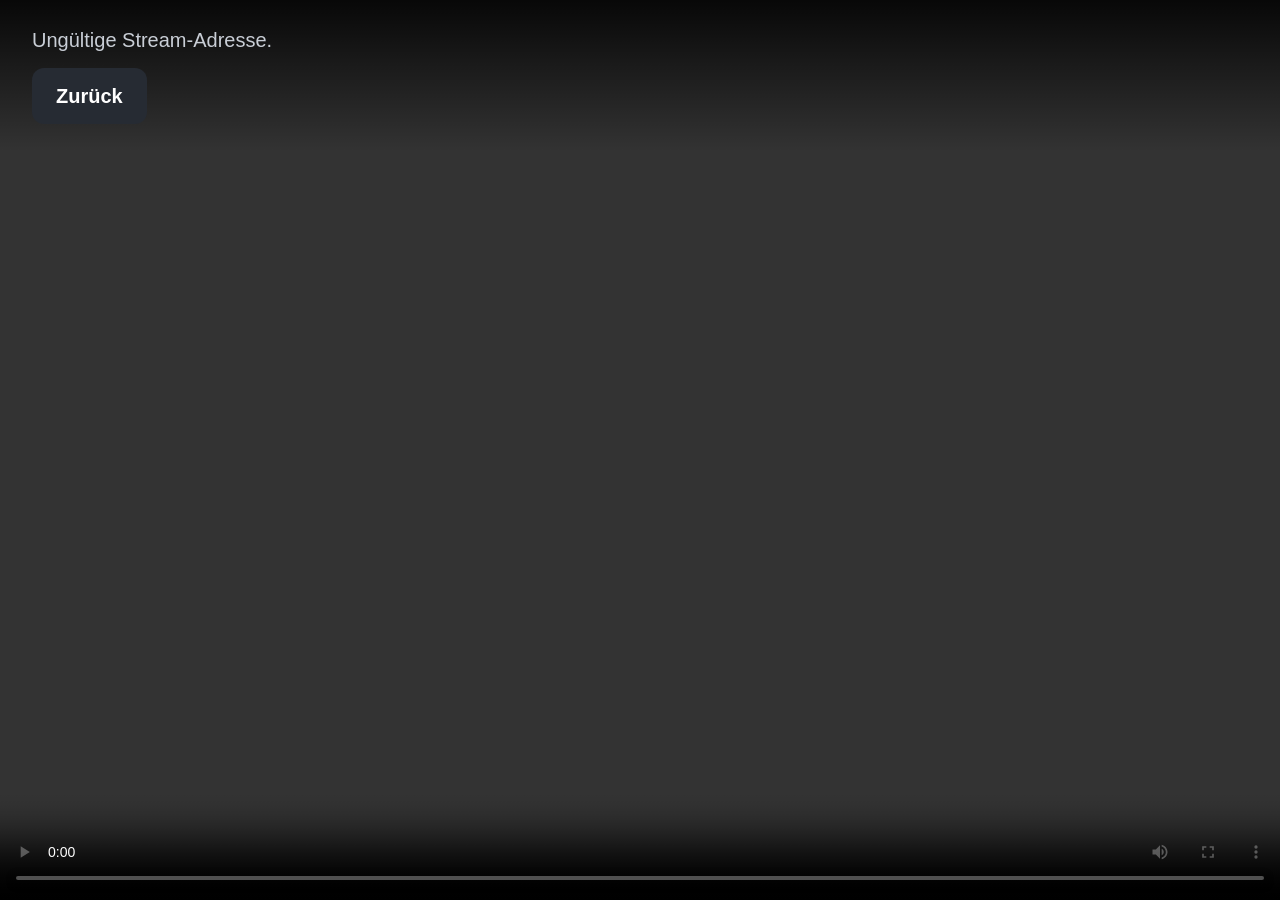
<file: player.html>
<!doctype html>
<html lang="de">
<head>
  <meta charset="utf-8">
  <meta name="viewport" content="width=device-width, initial-scale=1, viewport-fit=cover">
  <meta name="theme-color" content="#000000">
  <link rel="icon" type="image/svg+xml" href="icons/logo.svg">
  <link rel="apple-touch-icon" href="icons/apple-touch-icon.png">
  <title>Wiedergabe</title>
  <link rel="stylesheet" href="css/player.css">
</head>
<body>
  <video id="video" controls autoplay playsinline></video>

  <div class="overlay" id="overlay">
    <h1 id="title"></h1>
    <p id="epg" class="epg" hidden></p>
    <p id="message">Stream wird geladen …</p>
    <div class="actions">
      <button id="back" type="button">Zurück</button>
      <a id="external" class="btn" hidden>In VLC öffnen</a>
      <a id="mac-iina" class="btn" hidden>In IINA öffnen</a>
      <a id="iina-get" class="btn" href="https://iina.io" target="_blank" rel="noopener" hidden>IINA laden</a>
      <button id="iina-have" type="button" hidden>Immer in IINA öffnen</button>
      <button id="copy" type="button" hidden>Adresse kopieren</button>
    </div>
  </div>

  <script src="config.js"></script>
  <script src="js/m3u.js"></script>
  <script src="js/tv.js"></script>
  <script src="js/player.js"></script>
</body>
</html>
</file>
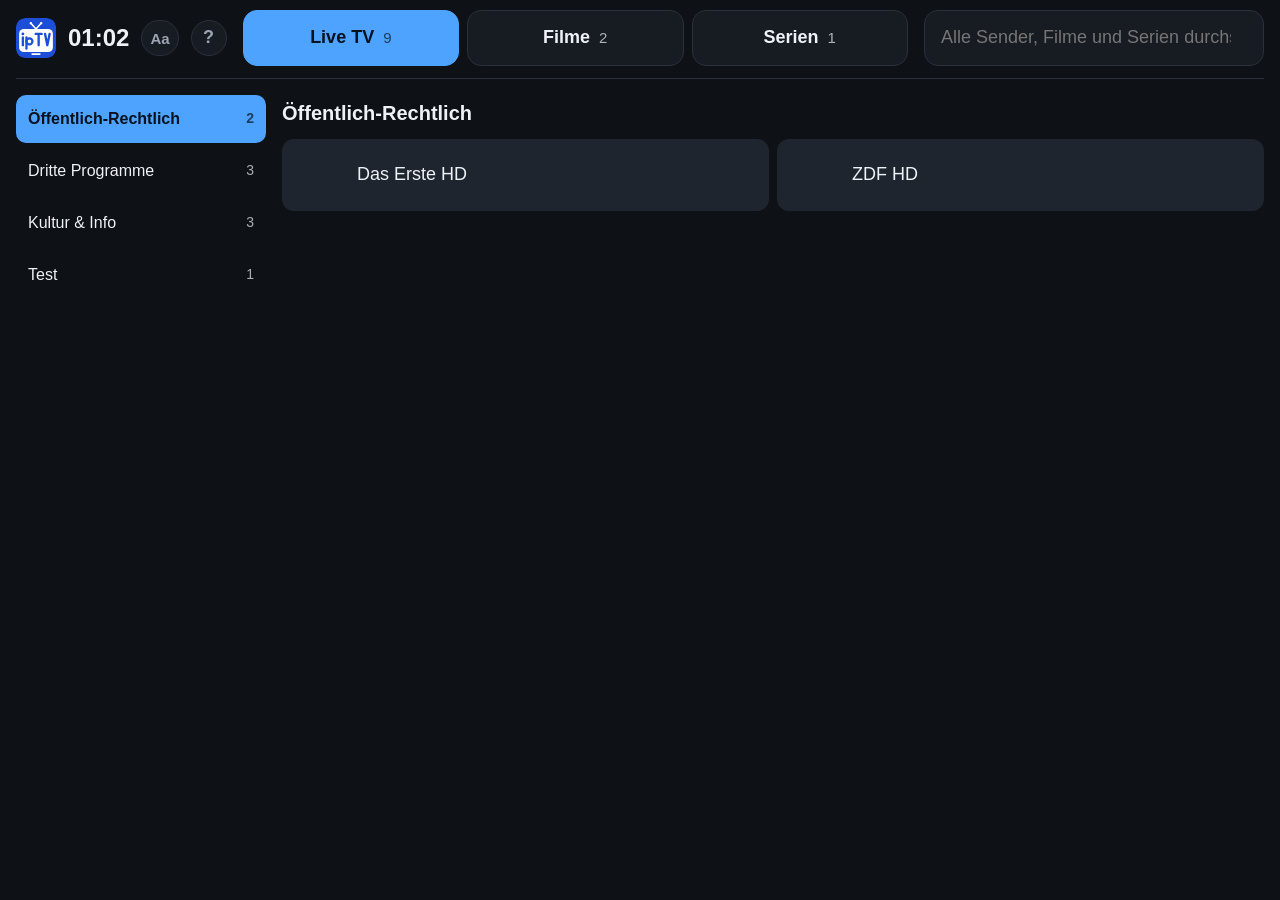
<file: senioren.html>
<!doctype html>
<html lang="de">
<head>
  <meta charset="utf-8">
  <meta name="viewport" content="width=device-width, initial-scale=1, viewport-fit=cover">
  <meta name="apple-mobile-web-app-capable" content="yes">
  <meta name="mobile-web-app-capable" content="yes">
  <meta name="apple-mobile-web-app-status-bar-style" content="black-translucent">
  <meta name="apple-mobile-web-app-title" content="Fernsehen">
  <meta name="theme-color" content="#000000">
  <meta name="format-detection" content="telephone=no">
  <link rel="icon" type="image/svg+xml" href="icons/logo.svg">
  <link rel="apple-touch-icon" href="icons/apple-touch-icon.png">
  <title>Fernsehen</title>
  <link rel="stylesheet" href="css/senioren.css">
  <link rel="stylesheet" href="css/mode.css">
  <script src="js/mode.js"></script>
</head>
<body>
  <header>
    <h1><img class="brand" src="icons/logo.svg" alt="" width="56" height="56"><button id="secret" type="button" data-suffix=" Uhr">--:-- Uhr</button></h1>
    <p class="hint"><span class="touch">Sender antippen zum Ansehen</span><span class="remote">Sender mit den Pfeiltasten wählen, dann OK drücken</span></p>
  </header>

  <main id="channels">
    <p class="status">Sender werden geladen …</p>
  </main>

  <script src="config.js"></script>
  <script src="js/m3u.js"></script>
  <script src="js/tree.js"></script>
  <script src="js/tv.js"></script>
  <script src="js/senioren.js"></script>
</body>
</html>
</file>
<file: css/style.css>
:root {
  --bg: #0e1116;
  --surface: #171b22;
  --surface-2: #1f252e;
  --border: #2a313c;
  --text: #eef1f5;
  --muted: #9aa4b2;
  --accent: #4da3ff;
  --accent-text: #06121f;
  --radius: 14px;
  --tap: 56px;
  color-scheme: dark;
}

* { box-sizing: border-box; }

html { -webkit-text-size-adjust: 100%; }

body {
  margin: 0;
  background: var(--bg);
  color: var(--text);
  font: 18px/1.4 -apple-system, BlinkMacSystemFont, "SF Pro Text", "Segoe UI", Roboto, sans-serif;
  padding: 0 max(16px, env(safe-area-inset-right)) max(24px, env(safe-area-inset-bottom)) max(16px, env(safe-area-inset-left));
  -webkit-tap-highlight-color: transparent;
}

/* Kopfbereich */
.top {
  position: sticky;
  top: 0;
  z-index: 10;
  background: var(--bg);
  padding: max(10px, env(safe-area-inset-top)) 0 12px;
  border-bottom: 1px solid var(--border);
}
.bar { display: flex; align-items: center; gap: 12px; }
@media (max-width: 480px) {   /* iPhone (auch mit „Aa“ größer): Knöpfe dürfen in eine zweite Zeile rutschen */
  .split .bar { flex-wrap: wrap; row-gap: 6px; gap: 8px; }
  .split .getapp { padding: 0 8px; }
}
.brand { flex: none; width: 40px; height: 40px; border-radius: 9px; }
h1 { font-size: 24px; margin: 0; letter-spacing: .02em; }
/* Link zur nötigen Player-App (Outplayer / IINA) neben der Uhr */
.getapp {
  flex: none; display: inline-flex; align-items: center; min-height: 36px; padding: 0 12px;
  border: 1px solid var(--accent); border-radius: 10px; color: var(--accent);
  font-size: 15px; font-weight: 600; text-decoration: none; white-space: nowrap;
}
.getapp[hidden] { display: none; }
.helpbtn {
  flex: none; width: 36px; height: 36px; border: 1px solid var(--border); border-radius: 50%; background: var(--surface);
  color: var(--muted); font: inherit; font-size: 18px; font-weight: 700; cursor: pointer;
}
.helpbtn[hidden] { display: none; }
.fontbtn { width: auto; min-width: 36px; padding: 0 8px; border-radius: 18px; font-size: 15px; }
.help .tip { display: flex; gap: 10px; align-items: flex-start; font-size: 15px; line-height: 1.4; }
.help .tip .ti { flex: none; width: 26px; text-align: center; font-size: 18px; }
.getapp .long { margin-left: .3em; }   /* Leerzeichen am Anfang schluckt inline-flex */
@media (max-width: 480px) { .getapp .long { display: none; } }

.tabs {
  display: grid;
  grid-template-columns: repeat(auto-fit, minmax(0, 1fr));
  gap: 8px;
  margin-top: 10px;
}
.tab {
  min-height: var(--tap);
  border: 1px solid var(--border);
  border-radius: var(--radius);
  background: var(--surface);
  color: var(--text);
  font: inherit;
  font-weight: 600;
  cursor: pointer;
}
.tab[aria-selected="true"] { background: var(--accent); border-color: var(--accent); color: var(--accent-text); }
.tab .count { font-weight: 400; opacity: .7; font-size: 15px; margin-left: 4px; }
.searching .tab[aria-selected="true"] { background: var(--surface); border-color: var(--border); color: var(--text); }

.searchwrap { margin-top: 10px; }
#search {
  width: 100%;
  min-height: var(--tap);
  border: 1px solid var(--border);
  border-radius: var(--radius);
  background: var(--surface);
  color: var(--text);
  font: inherit;
  font-size: 18px; /* >=16px verhindert Auto-Zoom in iOS Safari */
  padding: 0 16px;
  -webkit-appearance: none;
  appearance: none;
}
#search:focus { outline: 2px solid var(--accent); outline-offset: 0; }

/* Inhalt */
main { max-width: 1100px; margin: 16px auto 0; }

.status { color: var(--muted); text-align: center; padding: 32px 0; margin: 0; }
.status.small { padding: 8px 0 12px; text-align: left; font-size: 16px; }
.retry {
  display: block;
  margin: 0 auto;
  min-height: var(--tap);
  padding: 0 24px;
  border: 0;
  border-radius: var(--radius);
  background: var(--accent);
  color: var(--accent-text);
  font: inherit;
  font-weight: 600;
}

/* Aufklappbare Gruppen – reines HTML <details>, Pfeil per CSS */
.group {
  background: var(--surface);
  border: 1px solid var(--border);
  border-radius: var(--radius);
  margin-bottom: 10px;
  overflow: hidden;
}
.group summary {
  list-style: none;
  display: flex;
  align-items: center;
  gap: 12px;
  min-height: var(--tap);
  padding: 8px 16px;
  font-weight: 600;
  cursor: pointer;
  user-select: none;
  -webkit-user-select: none;
}
.group summary::-webkit-details-marker { display: none; }
.group summary::before {
  content: "";
  flex: none;
  width: 10px;
  height: 10px;
  border-right: 2.5px solid var(--muted);
  border-bottom: 2.5px solid var(--muted);
  transform: rotate(-45deg);
}
.group[open] summary::before { transform: rotate(45deg); }
.group[open] summary { border-bottom: 1px solid var(--border); }
.gname { flex: 1; min-width: 0; overflow-wrap: anywhere; }
.gcount {
  flex: none;
  color: var(--muted);
  font-weight: 400;
  font-size: 15px;
  background: var(--surface-2);
  border-radius: 999px;
  padding: 2px 10px;
}
.group .list { padding: 10px; }

/* Einträge */
.list {
  display: grid;
  grid-template-columns: repeat(auto-fill, minmax(280px, 1fr));
  gap: 8px;
}
.item {
  display: flex;
  align-items: center;
  gap: 12px;
  min-height: var(--tap);
  padding: 8px 14px;
  background: var(--surface-2);
  border: 1px solid transparent;
  border-radius: 12px;
  color: var(--text);
  text-decoration: none;
}
.item:active { background: var(--accent); color: var(--accent-text); }
.item:active .meta { color: inherit; }
.logo { flex: none; width: 48px; height: 36px; object-fit: contain; }
.logo.empty { visibility: hidden; }
.text { display: flex; flex-direction: column; min-width: 0; }
.name { font-weight: 500; overflow-wrap: anywhere; }
.meta { color: var(--muted); font-size: 14px; overflow: hidden; text-overflow: ellipsis; white-space: nowrap; }
.meta.now:empty { display: none; }

@media (hover: hover) {
  .item:hover, .group summary:hover, .tab:hover { border-color: var(--accent); }
}

/* Fernseher (Fire TV): Fokus statt Touch, kompakte Kopfzeile, Rand gegen Overscan */
.tv body { padding: 0 32px 32px; }
.tv .top {
  position: static;
  display: grid;
  grid-template-columns: auto 1fr 1.2fr;
  align-items: center;
  gap: 12px;
  padding-top: 20px;
}
.tv .bar { gap: 16px; }
.tv .tabs, .tv .searchwrap { margin-top: 0; }
.tv :focus { outline: none; }
.tv .tab:focus, .tv .item:focus, .tv .group summary:focus, .tv .retry:focus {
  outline: 4px solid var(--accent);
  outline-offset: 2px;
}
.tv .item:focus { background: var(--accent); color: var(--accent-text); }
.tv .item:focus .meta { color: inherit; }
.tv .group summary:focus { background: var(--surface-2); }
.tv #search:focus { outline: 4px solid var(--accent); }
/* Fernseher: mindestens 5 Kacheln je Reihe, Logo oben, Name darunter */
.tv .list { grid-template-columns: repeat(5, minmax(0, 1fr)); }
.tv .item { flex-direction: column; justify-content: center; gap: 6px; min-height: 124px; padding: 10px 8px; text-align: center; }
.tv .item .logo { width: 72px; height: 48px; }
.tv .item .text { align-items: center; width: 100%; }
.tv .item .name { font-size: 16px; line-height: 1.25; display: -webkit-box; -webkit-line-clamp: 2; -webkit-box-orient: vertical; overflow: hidden; }
.tv .item .meta { max-width: 100%; font-size: 12px; }
@media (min-width: 1400px) { .tv .list { grid-template-columns: repeat(6, minmax(0, 1fr)); } }

@media (max-width: 480px) {
  body { font-size: 17px; }
  .list { grid-template-columns: 1fr; }
  .tab .count { display: block; margin: 0; font-size: 13px; }
}

/* Sprachfassungen */
.langbar { display: flex; flex-wrap: wrap; gap: 8px; padding: 10px 10px 0; }
.langsel {
  min-height: 48px;
  padding: 0 18px;
  border: 1px solid var(--border);
  border-radius: 999px;
  background: var(--surface-2);
  color: var(--text);
  font: inherit;
  font-size: 16px;
}
.langsel[aria-pressed="true"] { background: var(--accent); border-color: var(--accent); color: var(--accent-text); font-weight: 600; }
.tv .langsel:focus { outline: 4px solid var(--accent); outline-offset: 2px; }

.lang-overlay {
  position: fixed;
  inset: 0;
  z-index: 50;
  display: flex;
  align-items: center;
  justify-content: center;
  padding: 16px;
  background: rgba(0, 0, 0, .75);
}
.lang-box {
  width: 100%;
  max-width: 420px;
  max-height: 90vh;
  overflow-y: auto;
  padding: 22px;
  border-radius: 18px;
  background: var(--surface);
  border: 1px solid var(--border);
  display: flex;
  flex-direction: column;
  gap: 10px;
}
.lang-box h2 { margin: 0; font-size: 22px; }
.lang-box p { margin: 0 0 4px; color: var(--muted); }
.lang-btn, .lang-cancel {
  display: flex;
  align-items: center;
  justify-content: center;
  min-height: var(--tap);
  border-radius: 12px;
  font: inherit;
  font-weight: 600;
  text-decoration: none;
}
.lang-btn { background: var(--surface-2); color: var(--text); border: 1px solid var(--border); }
.lang-btn:first-of-type { background: var(--accent); border-color: var(--accent); color: var(--accent-text); }
.lang-cancel { margin-top: 4px; background: none; border: 1px solid var(--border); color: var(--muted); }
.lang-btn:focus, .lang-cancel:focus { outline: 4px solid #ffd34d; outline-offset: 2px; }

.tab[hidden] { display: none; }

/* Programmübersicht */
.epgch summary { gap: 12px; }
.epgch summary .logo { width: 56px; height: 40px; }
.epgch .text { display: flex; flex-direction: column; gap: 2px; font-weight: 600; }
.epgch .now { font-weight: 400; white-space: normal; }
.prog { display: block; height: 4px; margin-top: 4px; border-radius: 2px; background: var(--surface-2); overflow: hidden; max-width: 320px; }
.prog > span { display: block; height: 100%; background: var(--accent); }
.prog[hidden] { display: none; }
.schedule { padding: 10px; }
.schedule .watch { margin-bottom: 8px; }
.day { margin: 12px 0 4px; font-size: 13px; font-weight: 700; color: var(--muted); text-transform: uppercase; letter-spacing: .05em; }
.prow { display: flex; gap: 14px; padding: 8px 6px; border-bottom: 1px solid var(--border); }
.prow.live { background: var(--surface-2); border-radius: 8px; font-weight: 600; }
.ptime { flex: none; width: 48px; color: var(--muted); font-variant-numeric: tabular-nums; }
.prow.live .ptime { color: var(--accent); }
.ptitle { min-width: 0; overflow-wrap: anywhere; }

/* Favoriten */
.item { position: relative; }
.fav {
  flex: none;
  margin-left: auto;
  padding: 4px 6px;
  font-size: 22px;
  line-height: 1;
  color: var(--muted);
  cursor: pointer;
}
.fav.on { color: #ffd34d; }
.group summary .fav { margin-left: 0; }
.tv .fav { cursor: default; }
.tv .fav:not(.on) { display: none; }
.tv .item .fav { position: absolute; top: 4px; right: 6px; font-size: 18px; padding: 0; }
.favgroup { border-color: #ffd34d55; }
.favhint { padding-top: 0; color: var(--muted); }
.toast {
  position: fixed;
  left: 50%;
  bottom: 32px;
  z-index: 60;
  transform: translateX(-50%);
  max-width: 90vw;
  padding: 12px 20px;
  border-radius: 12px;
  background: var(--surface-2);
  border: 1px solid var(--border);
  color: var(--text);
  font-weight: 600;
  box-shadow: 0 8px 30px rgba(0, 0, 0, .5);
}
.toast[hidden] { display: none; }

/* ---------- Browser (iPad, iPhone, Mac): links Kategorien, rechts Inhalt ---------- */
.split main { max-width: 1400px; }
.splitwrap { display: grid; grid-template-columns: 250px minmax(0, 1fr); gap: 16px; align-items: start; }
.cats {
  position: sticky;
  top: var(--hdr, 150px);
  max-height: calc(100vh - var(--hdr, 150px) - 16px);
  overflow-y: auto;
  display: flex;
  flex-direction: column;
  gap: 4px;
  padding-bottom: 8px;
}
.cat {
  display: flex;
  align-items: center;
  gap: 8px;
  min-height: 48px;
  padding: 8px 12px;
  border: 0;
  border-radius: 10px;
  background: transparent;
  color: var(--text);
  font: inherit;
  font-size: 16px;
  text-align: left;
  cursor: pointer;
}
.cat:hover { background: var(--surface); }
.cat.sel { background: var(--accent); color: var(--accent-text); font-weight: 600; }
.cat .cname { flex: 1; min-width: 0; overflow: hidden; text-overflow: ellipsis; white-space: nowrap; }
.cat .ccount { flex: none; font-size: 14px; opacity: .7; }
.panehead { font-size: 20px; margin: 4px 0 12px; }
.pane .list.live { grid-template-columns: repeat(auto-fill, minmax(400px, 1fr)); }
.pane .list.live .item { align-items: center; min-height: 72px; }
.pane .list.live .text { min-width: 0; flex: 1; }
.pane .list.live .meta { white-space: nowrap; overflow: hidden; text-overflow: ellipsis; }
.pane .list.live .prog { max-width: none; }
.pane .meta.next { opacity: .8; }
.pane .list.live .item { position: relative; }
.pane .list.live .info {
  flex: none; align-self: center; width: 40px; height: 40px; margin-left: 4px; border: 0; border-radius: 50%;
  background: transparent; color: var(--muted); font-size: 22px; line-height: 1; cursor: pointer;
}
.pane .list.live .addl {
  flex: none; align-self: center; width: 40px; height: 40px; border: 0; border-radius: 50%;
  background: transparent; color: var(--muted); font-size: 22px; line-height: 1; cursor: pointer;
}
.pane .list.live .addl:hover { color: var(--accent); background: var(--surface-2); }
.pane .list.live .info:hover, .pane .list.live .info[aria-expanded="true"] { color: var(--accent); background: var(--surface-2); }
.pane .list.live .desc { display: block; margin-top: 6px; font-size: 14px; line-height: 1.35; color: var(--text); opacity: .85; white-space: normal; }
.stale { margin: 0 0 10px; padding: 8px 12px; border-radius: 10px; background: var(--surface-2); color: var(--muted); font-size: 14px; } /* ruhig, kein Warn-Gelb */
.tiles { display: grid; grid-template-columns: repeat(auto-fill, minmax(150px, 1fr)); gap: 12px; }
.tiles .tile { position: relative; flex-direction: column; align-items: stretch; text-align: left; padding: 8px; min-height: 0; }
.tiles .tile .logo { width: 100%; height: auto; aspect-ratio: 2 / 3; object-fit: cover; border-radius: 8px; background: var(--surface); }
.tiles .tile .logo.empty { visibility: visible; }
.tiles .tile .name { font-size: 15px; line-height: 1.25; display: -webkit-box; -webkit-line-clamp: 2; -webkit-box-orient: vertical; overflow: hidden; }
.tiles .tile .meta { font-size: 13px; }
.tiles .tile .fav { position: absolute; top: 10px; right: 10px; margin: 0; background: #000a; border-radius: 8px; }
.retry.more { margin: 16px auto; }
.retry.more[hidden] { display: none; }
.shead { display: flex; align-items: center; gap: 12px; margin-bottom: 12px; }
.shead strong { font-size: 20px; flex: 1; }
.shead .fav { margin-left: 0; }
.back {
  min-height: 44px; padding: 0 14px; border: 1px solid var(--border); border-radius: 10px;
  background: var(--surface); color: var(--text); font: inherit; font-size: 16px; cursor: pointer;
}
/* Kopfzeile kompakter: Uhr, Reiter und Suche in einer Zeile (breite Bildschirme) */
@media (min-width: 1100px) {   /* mit Knöpfen neben der Uhr (IINA, Fassung, Aa, ?) erst ab 1100 px in einer Zeile */
  .split .top { display: grid; grid-template-columns: auto minmax(0, 1fr) minmax(220px, 340px); align-items: center; gap: 16px; }
  .split .tabs, .split .searchwrap { margin-top: 0; }
}
.catmenu { display: none; }
/* iPhone / schmal: Kategorien hinter einem Knopf, Liste klappt darunter auf */
@media (max-width: 700px) {
  .splitwrap { grid-template-columns: minmax(0, 1fr); gap: 8px; }
  .cats {
    max-height: none; overflow: visible; margin: 0 -16px; padding: 4px 16px 8px;
    background: var(--bg); z-index: 7;
  }
  .cats .cat { display: none; }
  .cats.open {
    max-height: calc(100vh - var(--hdr, 150px) - var(--qh, 0px) - 16px); overflow-y: auto;
    box-shadow: 0 12px 24px rgba(0, 0, 0, .6); border-bottom: 1px solid var(--border);
  }
  .cats.open .cat { display: flex; }
  .catmenu {
    position: sticky; top: 0; z-index: 1;
    display: flex; align-items: center; gap: 10px; width: 100%;
    min-height: 48px; padding: 8px 14px; border: 1px solid var(--accent); border-radius: 12px;
    background: var(--surface); color: var(--text); font: inherit; font-size: 16px; font-weight: 600;
    text-align: left; cursor: pointer;
  }
  .catmenu .cname { flex: 1; min-width: 0; overflow: hidden; text-overflow: ellipsis; white-space: nowrap; }
  .catmenu .ccount { font-weight: 400; font-size: 14px; opacity: .7; }
  .catmenu .mi { flex: none; }
  .cats.open .catmenu { margin-bottom: 4px; }
  .tiles { grid-template-columns: repeat(auto-fill, minmax(110px, 1fr)); gap: 8px; }
  .pane .list.live { grid-template-columns: minmax(0, 1fr); }
}
/* Schnell-Leiste: zuletzt gestartet, mit einem Tipp nochmal / weiterzappen */
.quick {
  position: sticky; top: var(--hdr, 150px); z-index: 6;
  display: flex; flex-wrap: wrap; align-items: center; gap: 8px;
  margin: 0 0 12px; padding: 8px 10px; border-radius: 12px;
  background: var(--surface); border: 1px solid var(--accent);
}
.quick .qname { flex: 1; min-width: 140px; font-size: 16px; overflow: hidden; text-overflow: ellipsis; white-space: nowrap; }
.quick .qbtn {
  min-height: 44px; padding: 0 14px; border: 0; border-radius: 10px; background: var(--surface-2);
  color: var(--text); font: inherit; font-size: 16px; font-weight: 600; cursor: pointer;
}
.quick .qbtn.again { background: var(--accent); color: var(--accent-text); }
.quick .qclose { background: transparent; color: var(--muted); padding: 0 8px; }
.quick .qplayer { background: transparent; border: 1px solid var(--border); color: var(--muted); font-weight: 400; font-size: 14px; }
.quick .qhint { flex-basis: 100%; font-size: 14px; color: var(--muted); }
.split .cats { top: calc(var(--hdr, 150px) + var(--qh, 0px)); }

/* Suche: Treffer nach Art geordnet */
.hits-head { font-size: 18px; margin: 18px 0 8px; }
/* ▶ Weiterschauen oben bei Filmen/Serien: waagerecht wischen */
.continue { margin: 0 0 14px; }
.continue h3 { font-size: 16px; margin: 0 0 8px; color: var(--muted); }
.continue .crow { display: flex; gap: 8px; overflow-x: auto; padding-bottom: 4px; scroll-snap-type: x proximity; }
.continue .ccard { flex: 0 0 260px; scroll-snap-align: start; min-width: 0; }
.continue .ccard .text { min-width: 0; }
.continue .ccard .name, .continue .ccard .meta { display: block; overflow: hidden; text-overflow: ellipsis; white-space: nowrap; }

/* „Nochmal starten“, wenn Outplayer/VLC/IINA nicht aufgegangen ist */
.retrybar {
  position: fixed; left: 50%; bottom: max(16px, env(safe-area-inset-bottom)); transform: translateX(-50%);
  z-index: 60; display: flex; align-items: center; gap: 10px; max-width: calc(100% - 32px);
  padding: 10px 12px 10px 16px; border-radius: 14px; background: var(--surface); border: 1px solid var(--border);
  box-shadow: 0 8px 30px rgba(0, 0, 0, .45); font-size: 16px;
}
.retrybar .lang-btn { padding: 0 18px; min-height: 48px; background: var(--accent); color: var(--accent-text); border: 0; white-space: nowrap; }
.retrybar .lang-cancel { margin: 0; min-height: 48px; padding: 0 14px; }
</file>
<file: css/mode.css>
/* Uhr im Titel als unauffälliger Knopf (versteckter Umschalter) */
#secret {
  font-variant-numeric: tabular-nums; /* Ziffern springen nicht beim Minutenwechsel */
  background: none;
  border: 0;
  padding: 0;
  margin: 0;
  color: inherit;
  font: inherit;
  cursor: default;
  touch-action: manipulation; /* kein Doppeltipp-Zoom beim schnellen Tippen */
  -webkit-user-select: none;
  user-select: none;
  -webkit-tap-highlight-color: transparent;
  border-radius: 10px;
}
.tv #secret:focus { outline: 4px solid #ffd34d; outline-offset: 4px; }

/* Code-Dialog */
.pin-overlay {
  position: fixed;
  inset: 0;
  z-index: 100;
  display: flex;
  align-items: center;
  justify-content: center;
  padding: 16px;
  background: rgba(0, 0, 0, .8);
}
.pin-overlay[hidden] { display: none; }
.pin-box {
  width: 100%;
  max-width: 380px;
  padding: 24px;
  border-radius: 18px;
  background: #1a1e25;
  border: 1px solid #343b46;
  color: #fff;
  font: 20px/1.4 -apple-system, BlinkMacSystemFont, "Segoe UI", Roboto, sans-serif;
  display: flex;
  flex-direction: column;
  gap: 14px;
}
.pin-label { font-weight: 600; font-size: 22px; }
.pin-input {
  min-height: 64px;
  padding: 0 16px;
  border: 1px solid #343b46;
  border-radius: 12px;
  background: #0e1116;
  color: #fff;
  font: inherit;
  font-size: 32px;
  letter-spacing: .3em;
  text-align: center;
  -webkit-appearance: none;
  appearance: none;
}
.pin-input:focus { outline: 3px solid #4da3ff; outline-offset: 0; }
.pin-error { margin: 0; color: #ff8a80; font-size: 18px; }
.pin-error[hidden] { display: none; }
.pin-actions { display: grid; grid-template-columns: 1fr 1fr; gap: 10px; }
.pin-actions button {
  min-height: 56px;
  border: 0;
  border-radius: 12px;
  font: inherit;
  font-weight: 600;
  cursor: pointer;
}
.pin-cancel { background: #2a303a; color: #fff; }
.pin-ok { background: #4da3ff; color: #06121f; }
.pin-actions button:focus { outline: 4px solid #ffd34d; outline-offset: 2px; }
</file>
<file: css/player.css>
:root {
  --bg: #000;
  --text: #fff;
  --muted: #c9ced6;
  --accent: #4da3ff;
  --accent-text: #06121f;
  color-scheme: dark;
}

* { box-sizing: border-box; }

html, body { height: 100%; }

body {
  margin: 0;
  background: var(--bg);
  color: var(--text);
  font: 20px/1.4 -apple-system, BlinkMacSystemFont, "Segoe UI", Roboto, sans-serif;
  overflow: hidden;
}

video {
  position: fixed;
  inset: 0;
  width: 100%;
  height: 100%;
  background: #000;
  object-fit: contain;
}
video:focus { outline: none; }

.overlay {
  position: fixed;
  left: 0;
  right: 0;
  top: 0;
  padding: max(20px, env(safe-area-inset-top)) 32px 28px;
  background: linear-gradient(rgba(0, 0, 0, .85), rgba(0, 0, 0, 0));
  transition: opacity .3s ease;
}
.overlay.hidden { opacity: 0; pointer-events: none; }

h1 { margin: 0; font-size: 28px; }
#message { margin: 6px 0 14px; color: var(--muted); max-width: 900px; }
.epg { margin: 4px 0 0; font-size: 18px; color: var(--text); }

.actions { display: flex; gap: 12px; flex-wrap: wrap; }
button, .btn {
  min-height: 56px;
  padding: 0 24px;
  border: 0;
  border-radius: 12px;
  background: #262b33;
  color: var(--text);
  font: inherit;
  font-weight: 600;
  text-decoration: none;
  display: inline-flex;
  align-items: center;
  cursor: pointer;
}
.btn { background: var(--accent); color: var(--accent-text); }
button:focus, .btn:focus { outline: 4px solid #ffd34d; outline-offset: 2px; }
[hidden] { display: none !important; }
</file>
<file: css/senioren.css>
:root {
  --bg: #000;
  --tile: #1a1d23;
  --tile-border: #3a404a;
  --text: #fff;
  --muted: #c9ced6;
  --accent: #ffd34d;
  --accent-text: #000;
  color-scheme: dark;
}

* { box-sizing: border-box; }

html { -webkit-text-size-adjust: 100%; }

body {
  margin: 0;
  background: var(--bg);
  color: var(--text);
  font: 26px/1.3 -apple-system, BlinkMacSystemFont, "SF Pro Display", "Segoe UI", Roboto, sans-serif;
  padding: max(20px, env(safe-area-inset-top)) max(16px, env(safe-area-inset-right)) max(32px, env(safe-area-inset-bottom)) max(16px, env(safe-area-inset-left));
  -webkit-tap-highlight-color: transparent;
  -webkit-user-select: none;
  user-select: none;
  -webkit-touch-callout: none;
}

header { text-align: center; margin-bottom: 24px; }
h1 { font-size: 44px; margin: 0; display: flex; align-items: center; justify-content: center; gap: 16px; }
.brand { flex: none; width: 56px; height: 56px; border-radius: 12px; }
.hint { color: var(--muted); margin: 6px 0 0; font-size: 24px; }

main {
  max-width: 1100px;
  margin: 0 auto;
  display: grid;
  grid-template-columns: repeat(auto-fill, minmax(300px, 1fr));
  gap: 16px;
}

.channel {
  display: flex;
  align-items: center;
  gap: 20px;
  min-height: 110px;
  padding: 16px 24px;
  background: var(--tile);
  border: 3px solid var(--tile-border);
  border-radius: 20px;
  color: var(--text);
  text-decoration: none;
}
.channel:active { background: var(--accent); border-color: var(--accent); color: var(--accent-text); }
.logo { flex: none; width: 88px; height: 64px; object-fit: contain; }
.logo.empty { display: none; }
.text { display: flex; flex-direction: column; min-width: 0; }
.now { font-size: 22px; font-weight: 400; color: var(--muted); overflow: hidden; text-overflow: ellipsis; white-space: nowrap; }
.now:empty { display: none; }
.channel:active .now, .tv .channel:focus .now { color: inherit; }
.name { font-size: 34px; font-weight: 700; overflow-wrap: break-word; hyphens: auto; -webkit-hyphens: auto; }

.status { grid-column: 1 / -1; text-align: center; color: var(--muted); padding: 40px 0; margin: 0; }
.retry {
  grid-column: 1 / -1;
  justify-self: center;
  min-height: 88px;
  padding: 0 40px;
  border: 0;
  border-radius: 20px;
  background: var(--accent);
  color: var(--accent-text);
  font: inherit;
  font-weight: 700;
}

/* Fernseher: gut sichtbarer gelber Rahmen um den gewählten Sender */
.tv body { padding: 24px 40px 40px; }
.tv header { margin-bottom: 20px; }
.hint .remote, .tv .hint .touch { display: none; }
.tv .hint .remote { display: inline; }
/* Fernseher: mindestens 5 Sender je Reihe, Logo oben, Name darunter */
.tv main { max-width: none; grid-template-columns: repeat(5, minmax(0, 1fr)); gap: 14px; }
.tv .channel { flex-direction: column; justify-content: center; gap: 8px; min-height: 150px; padding: 12px 8px; text-align: center; }
.tv .logo { width: 100px; height: 60px; }
.tv .text { align-items: center; width: 100%; }
.tv .name { font-size: 22px; line-height: 1.2; }
.tv .now { max-width: 100%; font-size: 15px; }
@media (min-width: 1400px) { .tv main { grid-template-columns: repeat(6, minmax(0, 1fr)); } }
.tv :focus { outline: none; }
.tv .channel:focus, .tv .retry:focus {
  border-color: var(--accent);
  box-shadow: 0 0 0 4px var(--accent);
  background: #2e2a12;
}

@media (max-width: 480px) {
  h1 { font-size: 38px; }
  main { grid-template-columns: 1fr; }
  .channel { min-height: 96px; }
  .name { font-size: 30px; }
}

/* Fire-TV-App: Seniorenansicht startet direkt im Player – statt Kacheln nur Logo und Hinweis */
.appplayer main, .appplayer .hint { display: none; }
.appplayer header { display: flex; flex-direction: column; align-items: center; justify-content: center; min-height: 80vh; }
.appplayer header::after { content: "Sender werden geladen …"; margin-top: 24px; font-size: 30px; color: var(--muted); }
</file>
